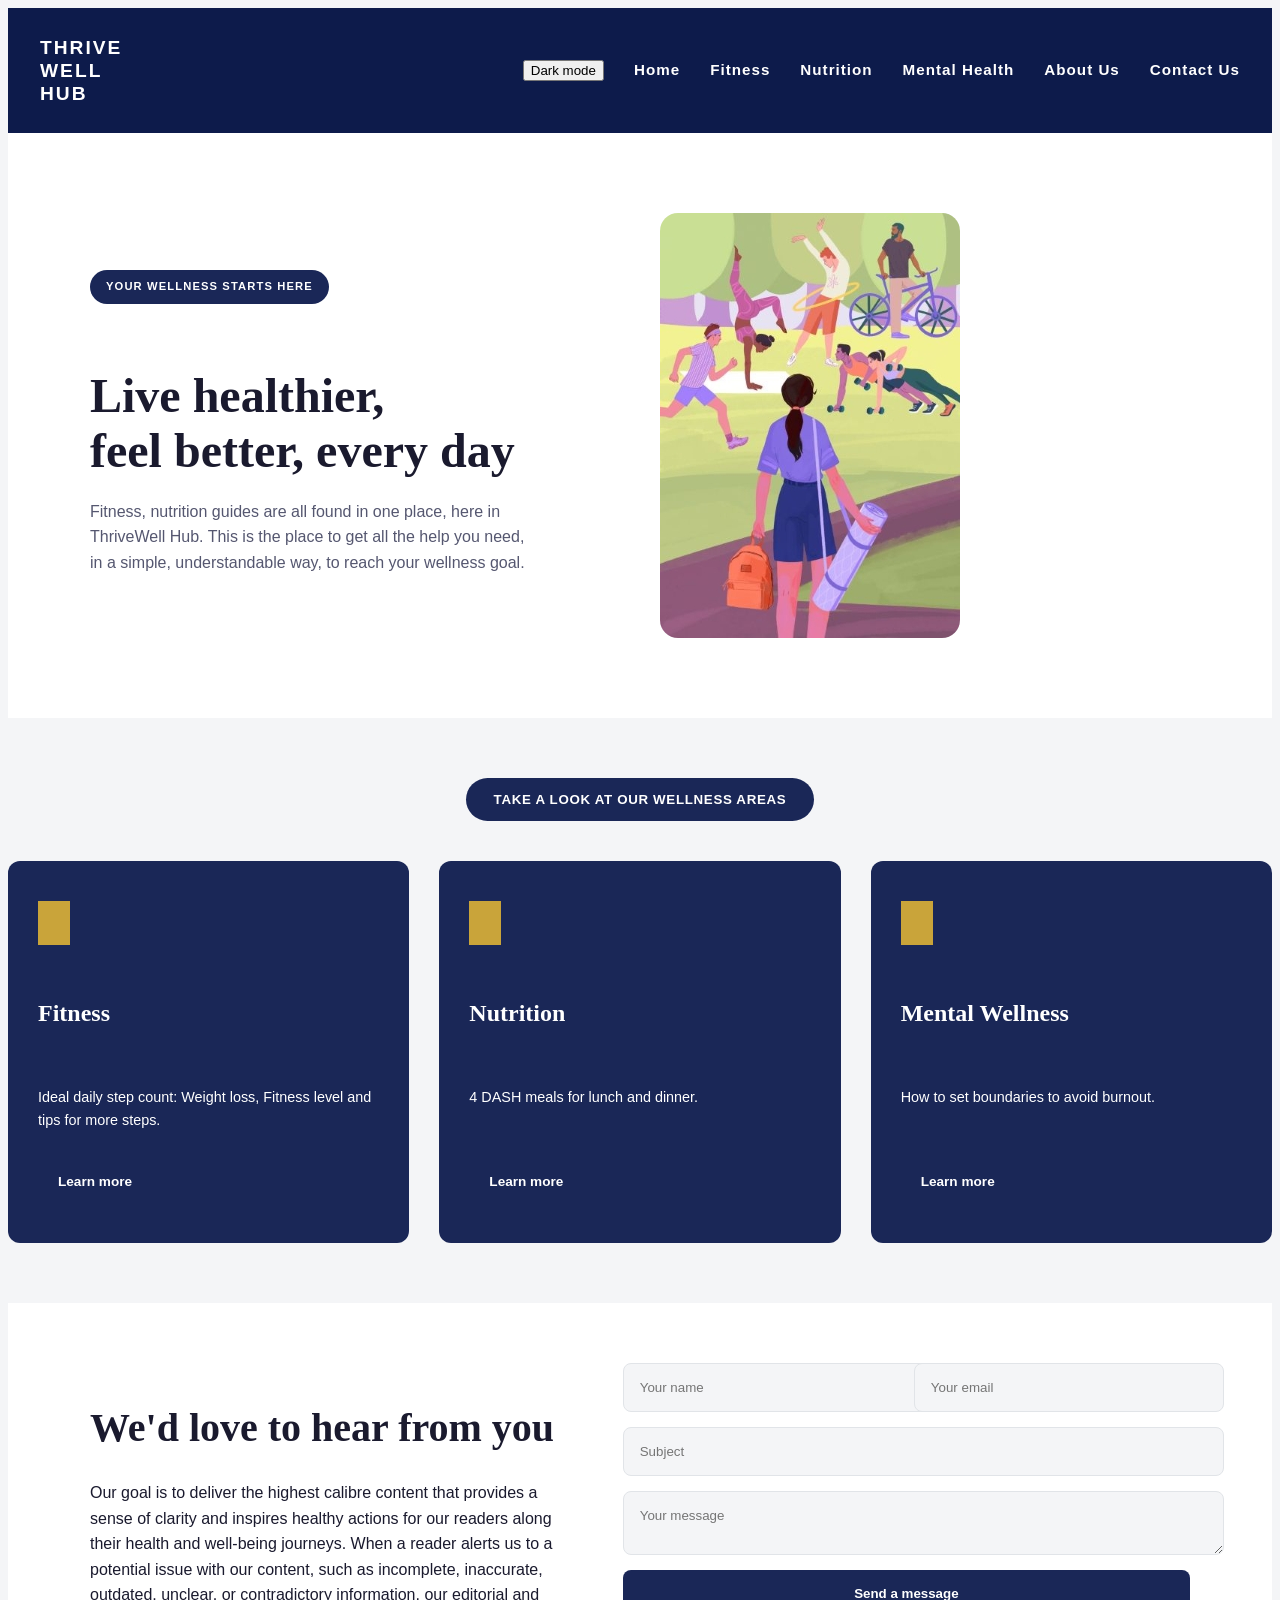
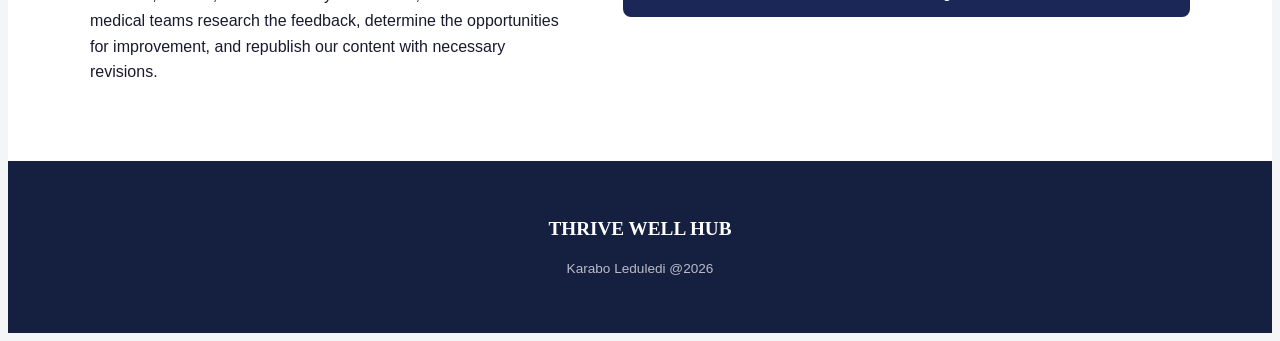
<file: index.html>
<!DOCTYPE html>
<html lang="en">
    <head>
        <meta charset="UTF-8">
        <meta name="viewport" content="width=device-width, initial-scale=1.0">
        <title>ThriveWell Hub</title>
        <link href="style.css" rel="stylesheet">
    </head>
    <body>
        <header>
            <div class="container">
                <div class="logo">
                    <h1>THRIVE<br>WELL<br>HUB</h1>
            </div>
            <div class="pages">
            <nav>
                <button id="dark-toggle" onclick="toggleDarkMode()">Dark mode</button>
                <a href="index.html">Home</a>
                <a href="fitness.html">Fitness</a>
                <a href="nutrition.html">Nutrition</a>
                <a href="mental.html">Mental Health</a>
                <a href="about.html">About Us</a>
                <a href="#contact">Contact Us</a>
            </nav>
            </div>
            </div>
        </header>
        <section class="hero">
            <div class="container">
                <div class="hero-text">
                    <p class="tagline">YOUR WELLNESS STARTS HERE</p>
                    <h1>Live healthier, <br>feel better, every day</h1>
                    <p class="description">Fitness, nutrition guides are all found in one place, here in ThriveWell Hub. This is the place to get all the help you need, in a simple, understandable way, to reach your wellness goal.</p>
                </div>
            <div class="hero-image">
                <img src="outdoor fitness activities.jpg" alt="People doing outdoor activities">

            </div>
            </div>
        </section>
        <section class="wellness-sections">
            <div class="wellness-header">
                <button class="wellness-btn">TAKE A LOOK AT OUR WELLNESS AREAS</button>
            </div>
            <div class="wellness-cards">

                <!--Card 1-->
                <div class="card">
                    <div class="card-icon"></div>
                    <h3>Fitness</h3>
                    <p>Ideal daily step count: Weight loss, Fitness level and tips for more steps.</p>
                    <a href="fitness.html" class="learn-btn">Learn more</a>            
                </div>
                <!--Card 2-->
                <div class="card">
                    <div class="card-icon"></div>
                    <h3>Nutrition</h3>
                    <p>4 DASH meals for lunch and dinner.</p>
                    <a href="nutrition.html" class="learn-btn">Learn more</a>            
                </div>
                <!--Card 3-->
                <div class="card">
                    <div class="card-icon"></div>
                    <h3>Mental Wellness</h3>
                    <p>How to set boundaries to avoid burnout.</p>
                    <a href="mental.html" class="learn-btn">Learn more</a>            
                </div>
            </div>
        </section>
        <section class="contact-section" id="contact">
            <div class="container">
                 <div class="contact-text">
                    <h2>We'd love to hear from you</h2>
                    <p>Our goal is to deliver the highest calibre content that 
                    provides a sense of clarity and inspires healthy actions 
                    for our readers along their health and well-being journeys. 
                    When a reader alerts us to a potential issue with our content, 
                    such as incomplete, inaccurate, outdated, unclear, or 
                    contradictory information, our editorial and medical teams 
                    research the feedback, determine the opportunities for 
                    improvement, and republish our content with necessary revisions.</p>
                </div>

                <div class="contact-form">
                    <div class="form-row">
                    <input type="text" placeholder="Your name">
                    <input type="email" placeholder="Your email">
                 </div>
                <input type="text" placeholder="Subject">
                <textarea placeholder="Your message"></textarea>
                <button class="send-btn">Send a message</button>
                </div>

             </div>
</section>
        <footer>
            <div>
                <div>
                    <h1>THRIVE WELL HUB</h1>
                </div>
                <div>
                    <p>Karabo Leduledi @2026</p>
                </div>
            </div>
        </footer>
        <script src="script.js"></script>
    </body>
</file>
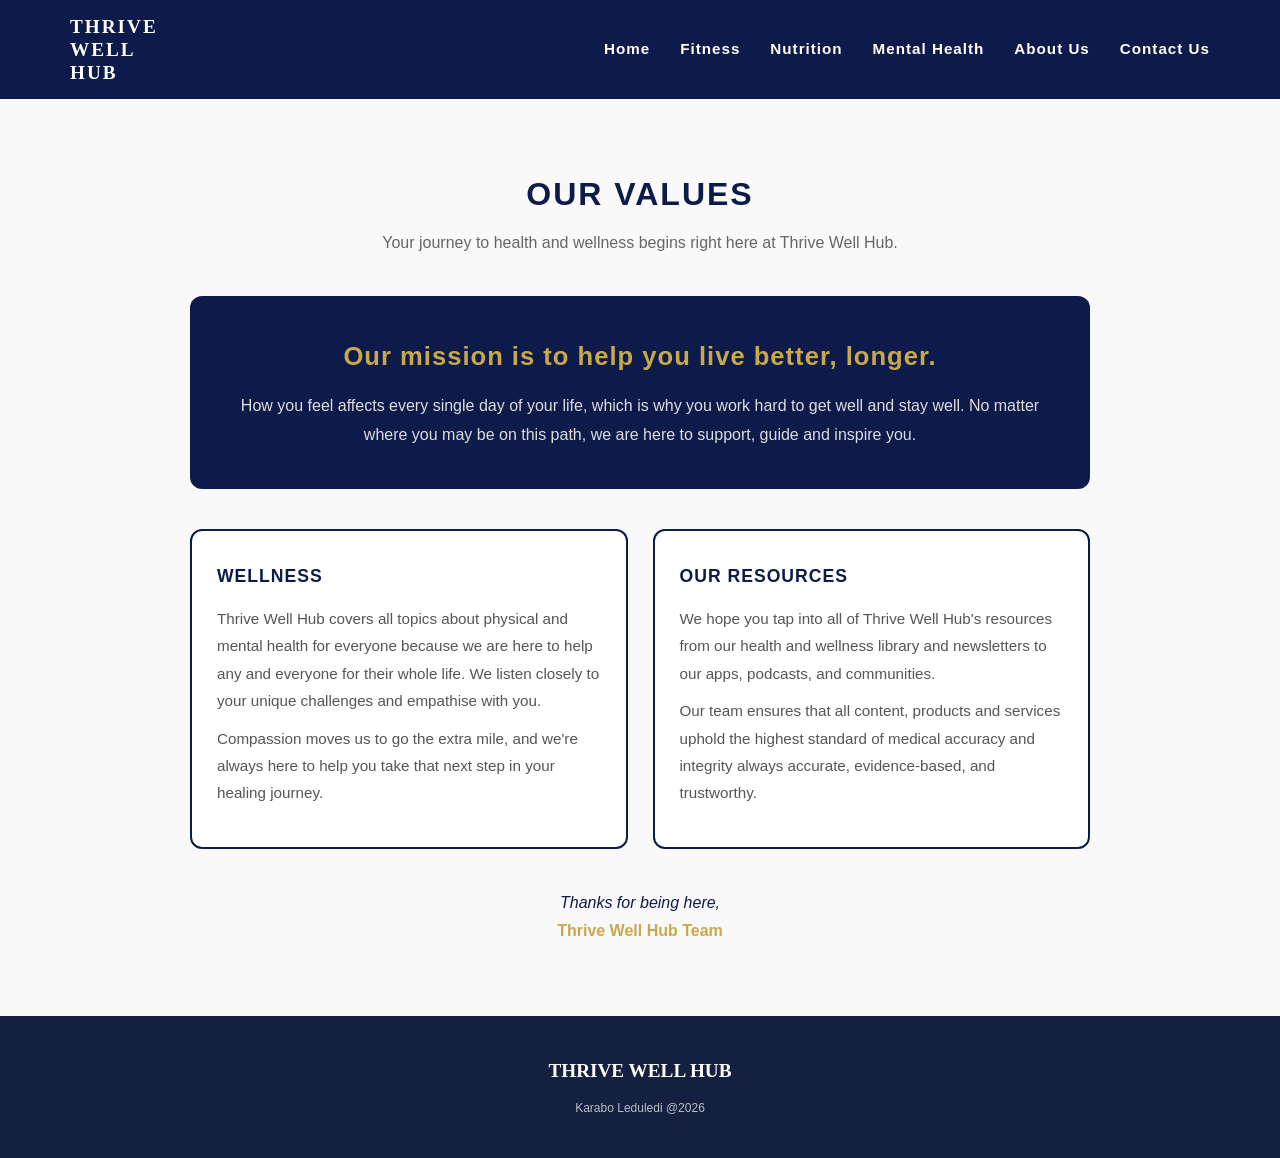
<file: about.html>
<!DOCTYPE html>
<html lang="en">
    <head>
        <meta charset="UTF-8">
        <meta name="viewport" content="width=device-width, initial-scale=1.0">
        <title>About us </title>
        <link href="styles.css" rel="stylesheet">

    </head>
    <body>
        <header>
            <div class="container">
                <div class="logo">
                    <h1>THRIVE<br>WELL<br> HUB</h1>
            </div>
            <nav>
                <a href="index.html">Home</a>
                <a href="fitness.html">Fitness</a>
                <a href="nutrition.html">Nutrition</a>
                <a href="mental.html">Mental Health</a>
                <a href="about.html">About Us</a>
                <a href="index.html#contact">Contact Us</a>

            </nav>
            </div>
        </header>
            <body>
<section class="our-values">
  <div class="container">

    <!-- INTRO -->
    <h2 class="section-title">Our Values</h2>
    <p class="section-subtitle">Your journey to health and wellness begins right here at Thrive Well Hub.</p>

    <!-- MISSION BANNER -->
    <div class="mission-banner">
      <h3>Our mission is to help you live better, longer.</h3>
      <p>How you feel affects every single day of your life, which is why you work hard to get well and stay well. No matter where you may be on this path, we are here to support, guide and inspire you.</p>
    </div>

    <!-- WELLNESS CONTENT -->
    <div class="about-content">

      <div class="about-card">
        <h3>Wellness</h3>
        <p>Thrive Well Hub covers all topics about physical and mental health for everyone because we are here to help any and everyone for their whole life. We listen closely to your unique challenges and empathise with you.</p>
        <p>Compassion moves us to go the extra mile, and we're always here to help you take that next step in your healing journey.</p>
      </div>

      <div class="about-card">
        <h3>Our Resources</h3>
        <p>We hope you tap into all of Thrive Well Hub's resources from our health and wellness library and newsletters to our apps, podcasts, and communities.</p>
        <p>Our team ensures that all content, products and services uphold the highest standard of medical accuracy and integrity always accurate, evidence-based, and trustworthy.</p>
      </div>

    </div>

    <div class="closing-message">
      <p>Thanks for being here,</p>
      <p><strong>Thrive Well Hub Team</strong></p>
    </div>

  </div>
</section>
            </body>
        <footer>
            <div>
                <div>
                    <h1>THRIVE WELL HUB</h1>
                </div>
                <div>
                    <p>Karabo Leduledi @2026</p>
                </div>
            </div>
        </footer>
        <script src="script.js"></script>
    </body>
</file>
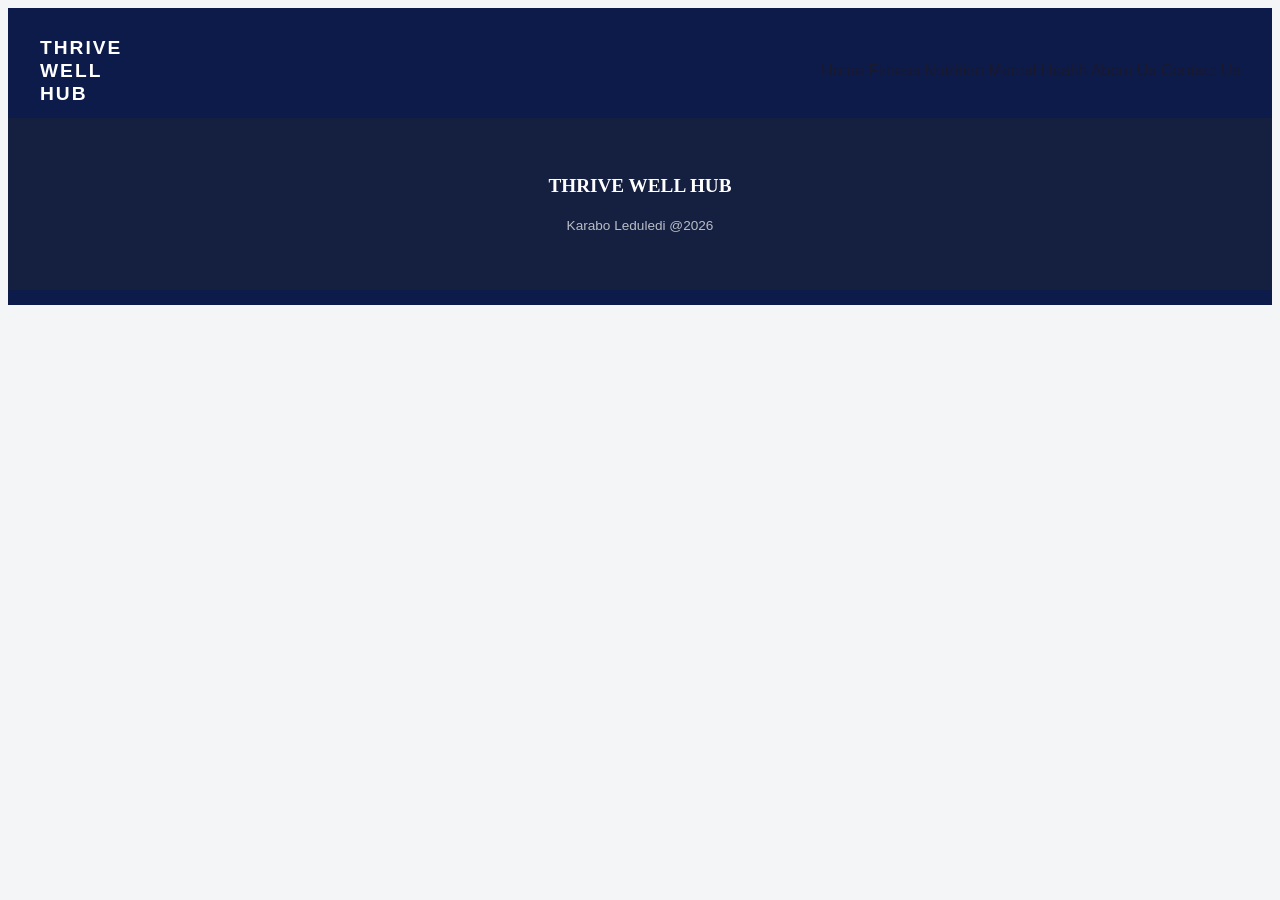
<file: contact.html>
<!DOCTYPE html>
<html lang="en">
    <head>
        <meta charset="UTF-8">
        <meta name="viewport" content="width=device-width, initial-scale=1.0">
        <title>Contact Us</title>
        <link href="style.css" rel="stylesheet">
       
    </head>
    <body>
        <header>
            <div class="container">
                <div class="logo">
                    <h1>THRIVE<br>WELL<br>HUB</h1>
            </div>
            <nav>
                <a href="index.html">Home</a>
                <a href="fitness.html">Fitness</a>
                <a href="nutrition.html">Nutrition</a>
                <a href="mental.html">Mental Health</a>
                <a href="about.html">About Us</a>
                <a href="contact.html">Contact Us</a>
            </nav>
            </div>
        <footer>
            <div>
                <div>
                    <h1>THRIVE WELL HUB</h1>
                </div>
                <div>
                    <p>Karabo Leduledi @2026</p>
                </div>
            </div>
        </footer>
        <script src="script.js"></script>
    </body>
</file>
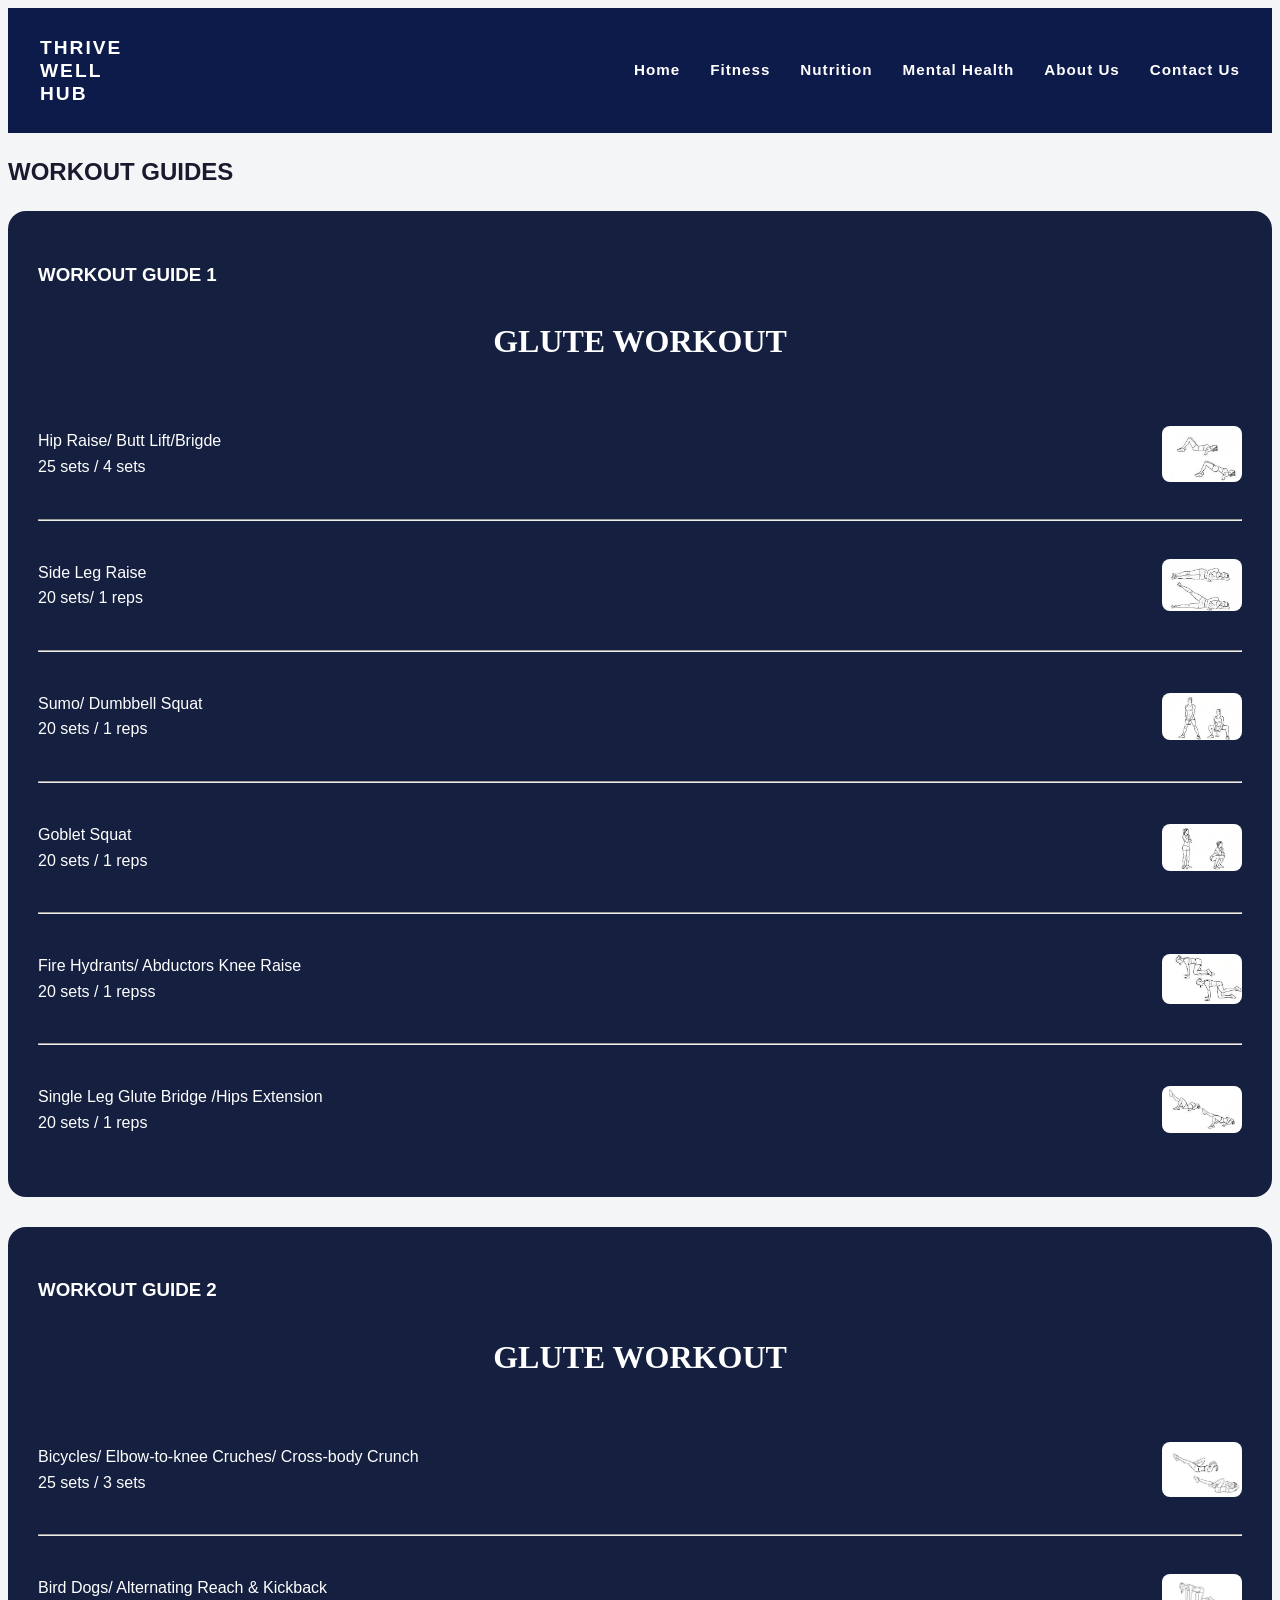
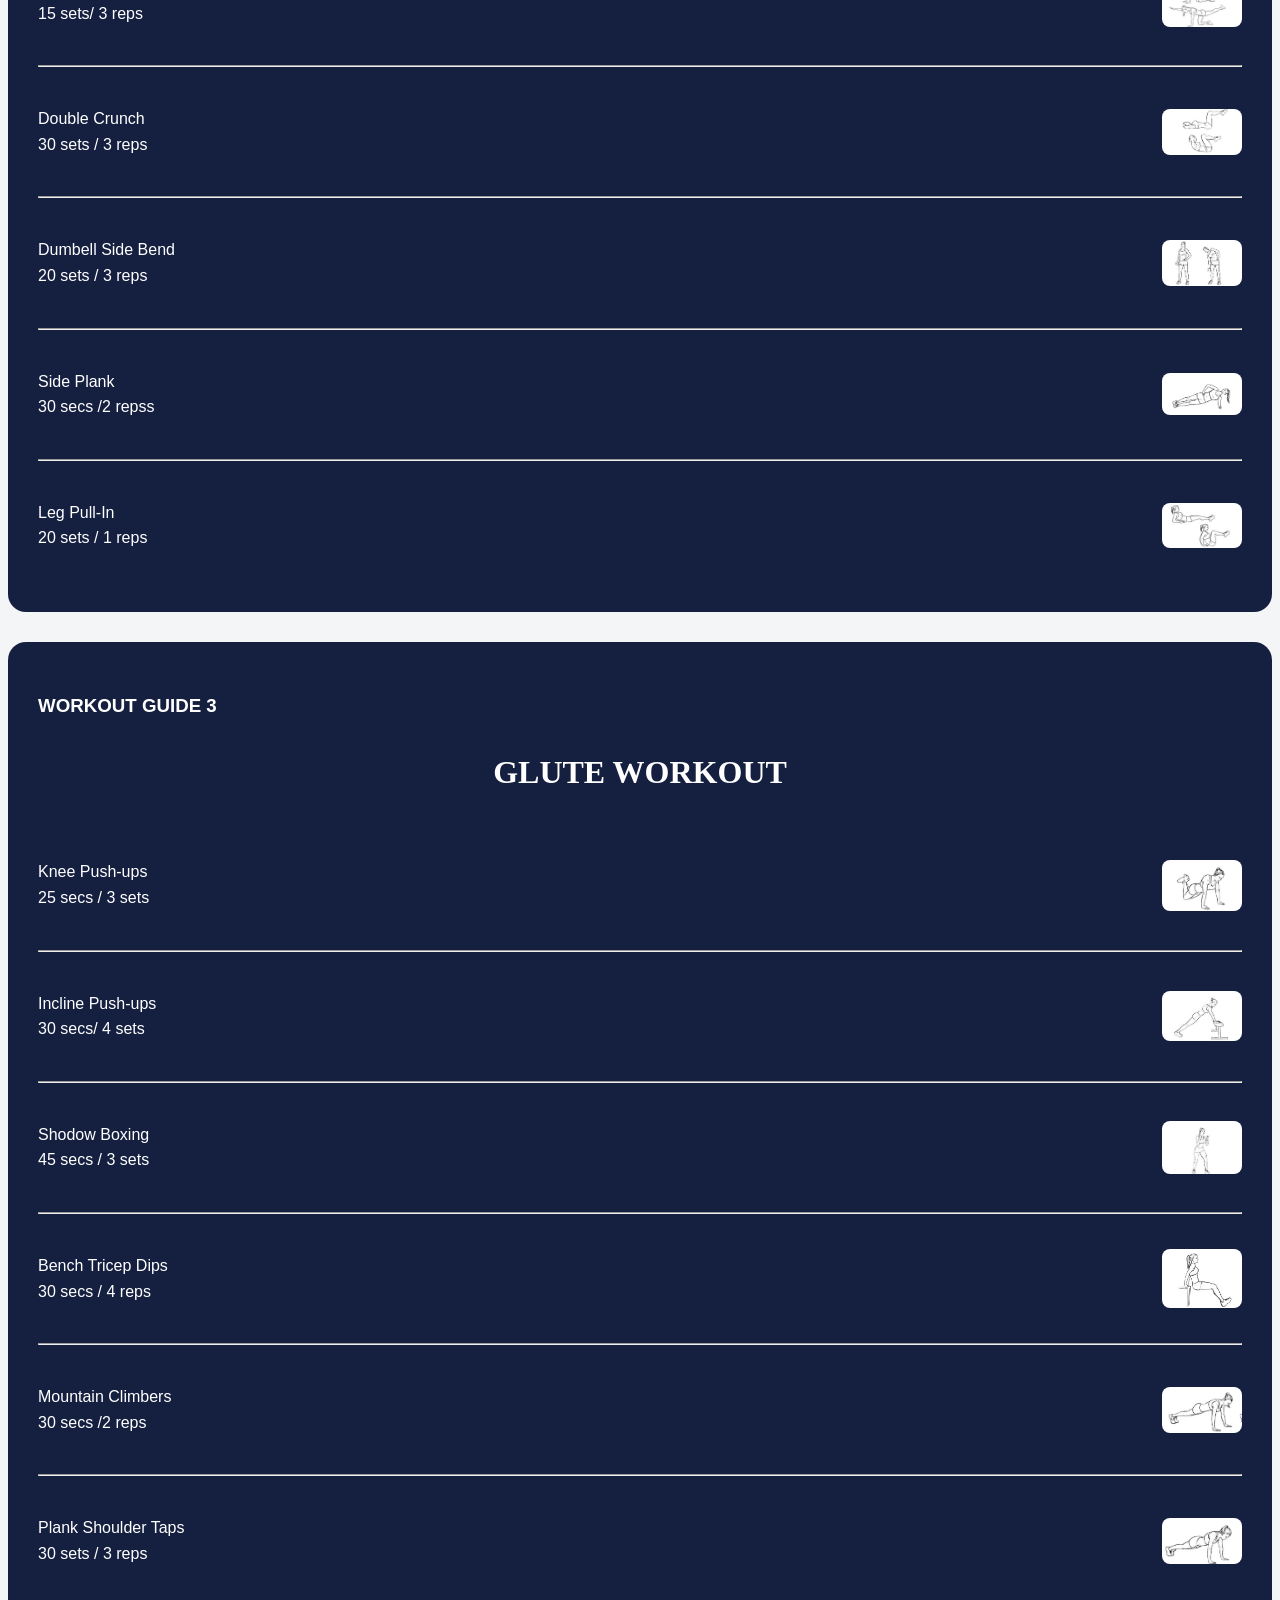
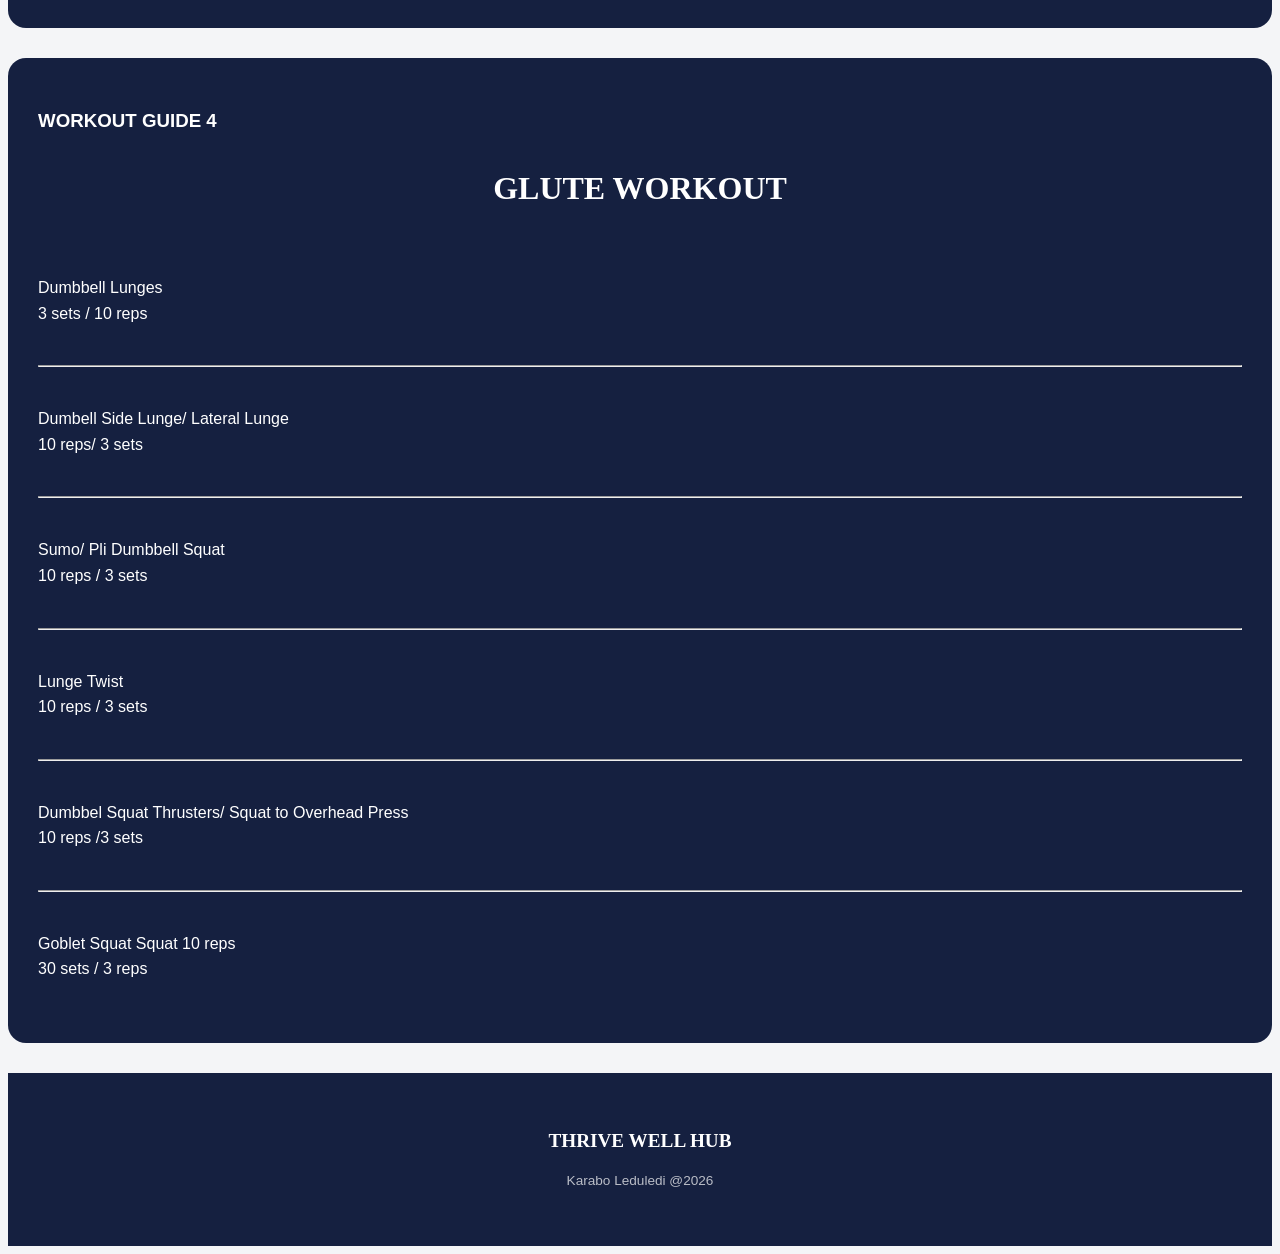
<file: fitness.html>
<!DOCTYPE html>
<html lang="en">
    <head>
        <meta charset="UTF-8">
        <meta name="viewport" content="width=device-width, initial-scale=1.0">
        <title>Fitness</title>
        <link href="style.css" rel="stylesheet">

    </head>
    <body>
        <header>
            <div class="container">
                <div class="logo">
                    <h1>THRIVE<br>WELL<br>HUB</h1>
            </div>
            <div class="pages">
            <nav>
                <a href="index.html">Home</a>
                <a href="fitness.html">Fitness</a>
                <a href="nutrition.html">Nutrition</a>
                <a href="mental.html">Mental Health</a>
                <a href="about.html">About Us</a>
                <a href="index.html#contact">Contact Us</a>
            </nav>
            </div>
            </div>
        </header>
        <section class="titile-bar">
            <h2>WORKOUT GUIDES</h2>
        </section>
        <section class="workout grid">
            <div class="workout-card">
                <h3>WORKOUT GUIDE 1</h3>
                <h2>GLUTE WORKOUT</h2>
                <div class="excrise">
                    <div>
                        <p>Hip Raise/ Butt Lift/Brigde <br>25 sets / 4 sets</p>
                    </div>
                    <img src="IMG_1592four.jpg" alt="Woman excrising">
                </div>
                <hr>
                <div class="excrise">
                    <div>
                        <p>Side Leg Raise<br>20 sets/ 1 reps</p>
                    </div>
                    <img src="IMG_1592seven.jpg" alt="Woman excrising">
                </div>
                <hr>
                <div class="excrise">
                    <div>
                        <p>Sumo/ Dumbbell Squat<br>20 sets / 1 reps</p>
                    </div>
                    <img src="IMG_1592five.jpg" alt="Woman excrising">
                </div>
                <hr>
                <div class="excrise">
                    <div>
                        <p>Goblet Squat<br>20 sets / 1 reps</p>
                    </div>
                    <img src="IMG_1592two.jpg" alt="Woman excrising">
                </div>
                <hr>
                <div class="excrise">
                    <div>
                        <p>Fire Hydrants/ Abductors Knee Raise<br>20 sets / 1 repss</p>
                    </div>
                    <img src="IMG_1592three.jpg" alt="Woman excrising">
                </div>
                <hr>
                <div class="excrise">
                    <div>
                        <p>Single Leg Glute Bridge /Hips Extension<br>20 sets / 1 reps</p>
                    </div>
                    <img src="IMG_1592one.jpg" alt="Woman excrising">
                </div>

            </div>
            <div class="workout-card">
                <h3>WORKOUT GUIDE 2</h3>
                <h2>GLUTE WORKOUT</h2>
                <div class="excrise">
                    <div>
                        <p>Bicycles/ Elbow-to-knee Cruches/ Cross-body Crunch<br>25 sets / 3 sets</p>
                    </div>
                    <img src="IMG_1617six.jpg">
                </div>
                <hr>
                <div class="excrise">
                    <div>
                        <p>Bird Dogs/ Alternating Reach & Kickback<br>15 sets/ 3 reps</p>
                    </div>
                    <img src="IMG_1618seven.jpg">
                </div>
                <hr>
                <div class="excrise">
                    <div>
                        <p>Double Crunch<br>30 sets / 3 reps</p>
                    </div>
                    <img src="IMG_1618eight.jpg">
                </div>
                <hr>
                <div class="excrise">
                    <div>
                        <p>Dumbell Side Bend<br>20 sets / 3 reps</p>
                    </div>
                    <img src="IMG_1618three.jpg">
                </div>
                <hr>
                <div class="excrise">
                    <div>
                        <p>Side Plank<br>30 secs /2 repss</p>
                    </div>
                    <img src="IMG_1618one.jpg">
                </div>
                <hr>
                <div class="excrise">
                    <div>
                        <p>Leg Pull-In <Knee-up></Knee-up><br>20 sets / 1 reps</p>
                    </div>
                    <img src="IMG_1618five.jpg">
                </div>

            </div>
            <div class="workout-card">
                <h3>WORKOUT GUIDE 3</h3>
                <h2>GLUTE WORKOUT</h2>
                <div class="excrise">
                    <div>
                        <p>Knee Push-ups<br>25 secs / 3 sets</p>
                    </div>
                    <img src="IMG_1610four.jpg" alt="Woman excrising">
                </div>
                <hr>
                <div class="excrise">
                    <div>
                        <p>Incline Push-ups<br>30 secs/ 4 sets</p>
                    </div>
                    <img src="IMG_1611six.jpg" alt="Woman excrising">
                </div>
                <hr>
                <div class="excrise">
                    <div>
                        <p>Shodow Boxing<br>45 secs / 3 sets</p>
                    </div>
                    <img src="IMG_1611Five.jpg" alt="Woman excrising">
                </div>
                <hr>
                <div class="excrise">
                    <div>
                        <p>Bench Tricep Dips<br>30 secs / 4 reps</p>
                    </div>
                    <img src="IMG_1611two.jpg" alt="Woman excrising">
                </div>
                <hr>
                <div class="excrise">
                    <div>
                        <p>Mountain Climbers<br>30 secs /2 reps</p>
                    </div>
                    <img src="IMG_1611three.jpg" alt="Woman excrising">
                </div>
                <hr>
                <div class="excrise">
                    <div>
                        <p>Plank Shoulder Taps<br>30 sets / 3 reps</p>
                    </div>
                    <img src="IMG_1611one.jpg" alt="Woman excrising">
                </div>

            </div>
            <div class="workout-card">
                <h3>WORKOUT GUIDE 4</h3>
                <h2>GLUTE WORKOUT</h2>
                <div class="excrise">
                    <div>
                        <p>Dumbbell Lunges<br>3 sets / 10 reps</p>
                    </div>
                    <img>
                </div>
                <hr>
                <div class="excrise">
                    <div>
                        <p>Dumbell Side Lunge/ Lateral Lunge<br>10 reps/ 3 sets</p>
                    </div>
                    <img>
                </div>
                <hr>
                <div class="excrise">
                    <div>
                        <p>Sumo/ Pli Dumbbell Squat<br>10 reps / 3 sets</p>
                    </div>
                    <img>
                </div>
                <hr>
                <div class="excrise">
                    <div>
                        <p>Lunge Twist<br>10 reps / 3 sets</p>
                    </div>
                    <img>
                </div>
                <hr>
                <div class="excrise">
                    <div>
                        <p>Dumbbel Squat Thrusters/ Squat to Overhead Press<br>10 reps /3 sets</p>
                    </div>
                    <img>
                </div>
                <hr>
                <div class="excrise">
                    <div>
                        <p>Goblet Squat Squat 10 reps<br>30 sets / 3 reps</p>
                    </div>
                    <img>
                </div>

            </div>


        </section>
        <footer>
            <div>
                <div>
                    <h1>THRIVE WELL HUB</h1>
                </div>
                <div>
                    <p>Karabo Leduledi @2026</p>
                </div>
            </div>
        </footer>
        <script src="script.js"></script>
    </body>
</file>
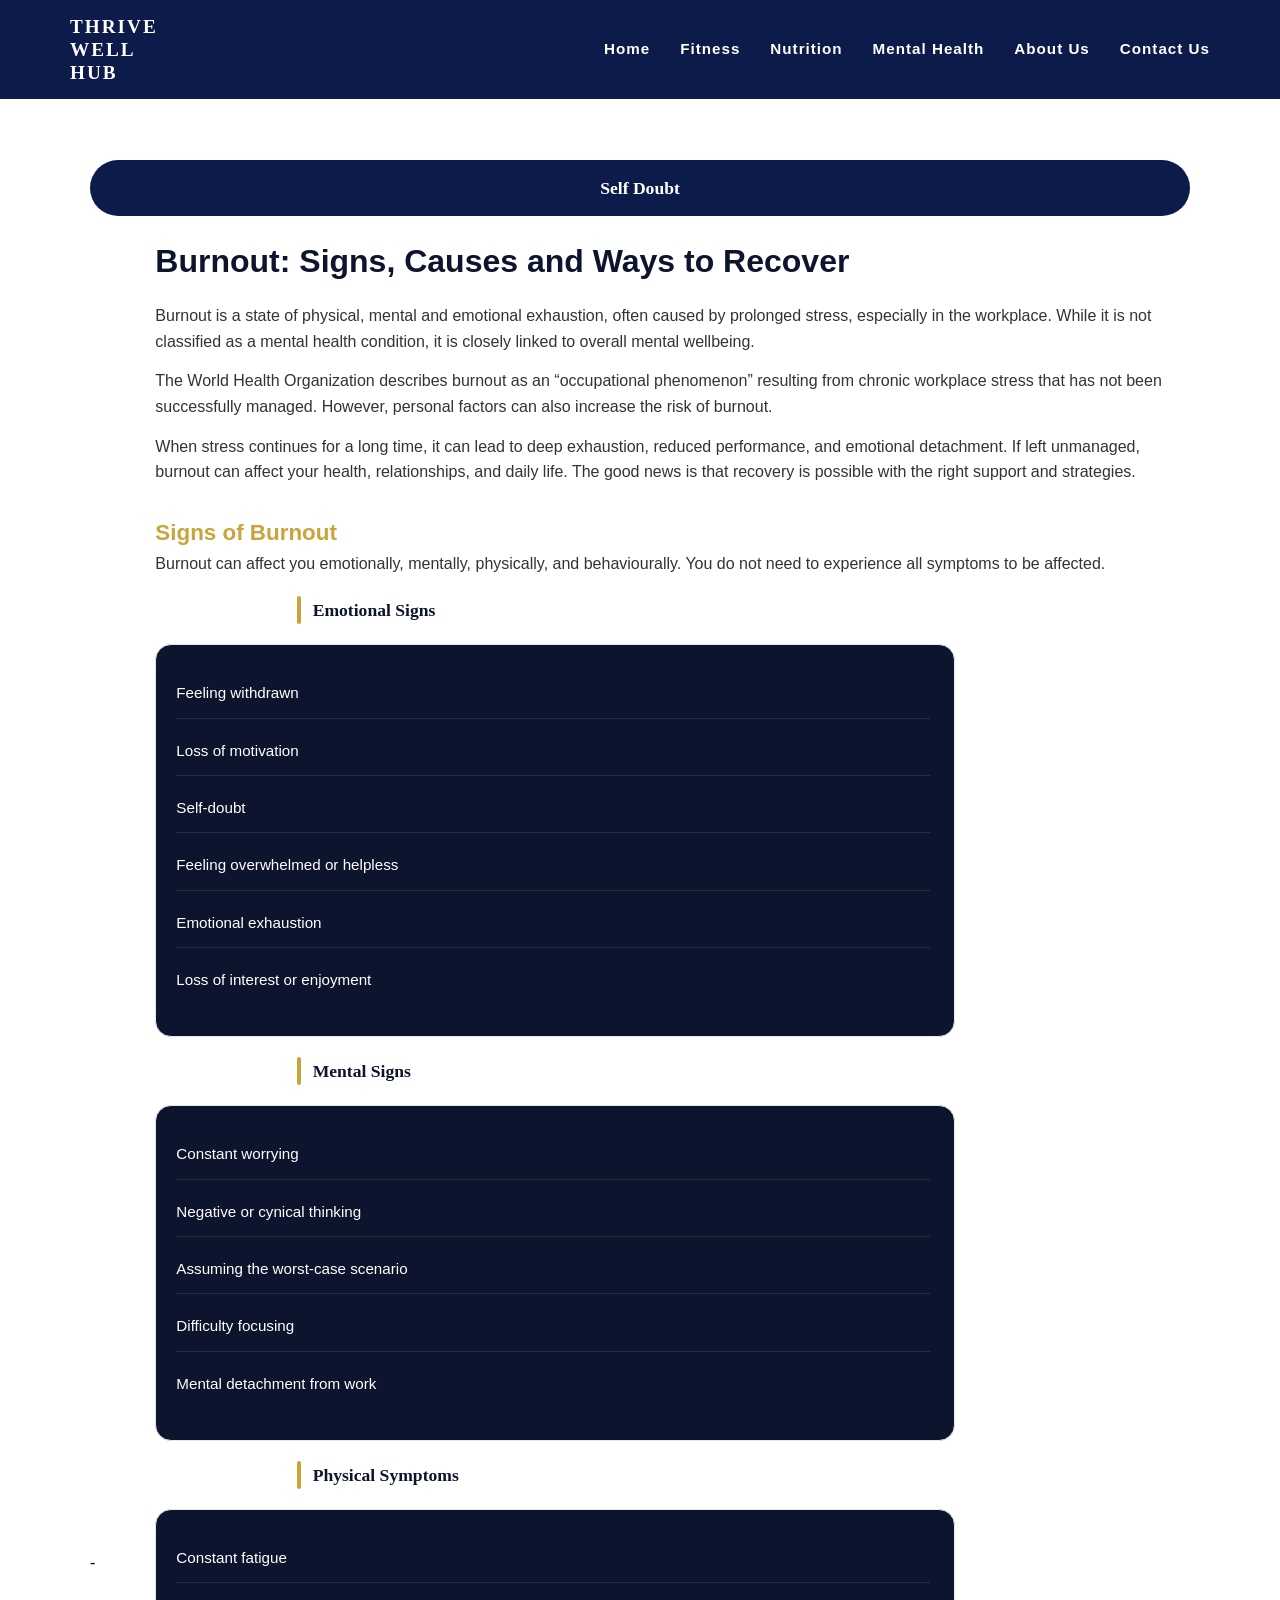
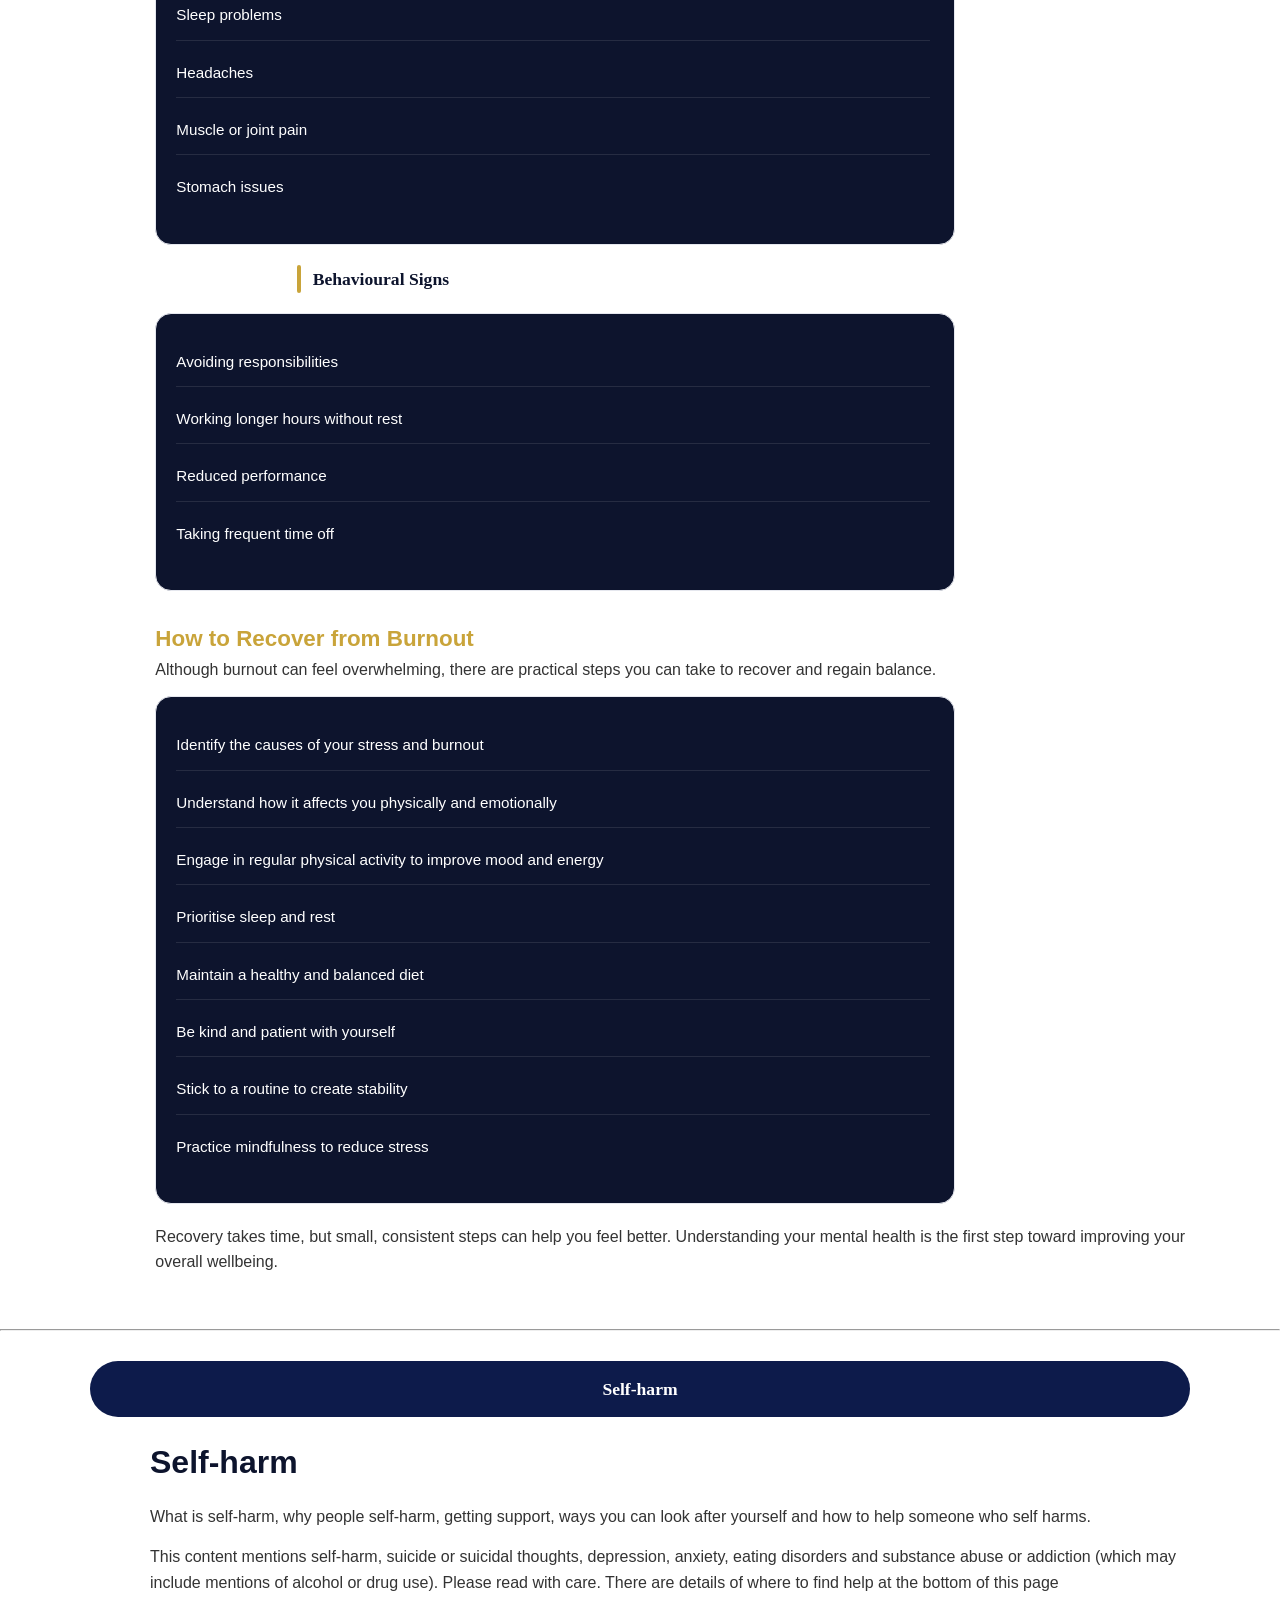
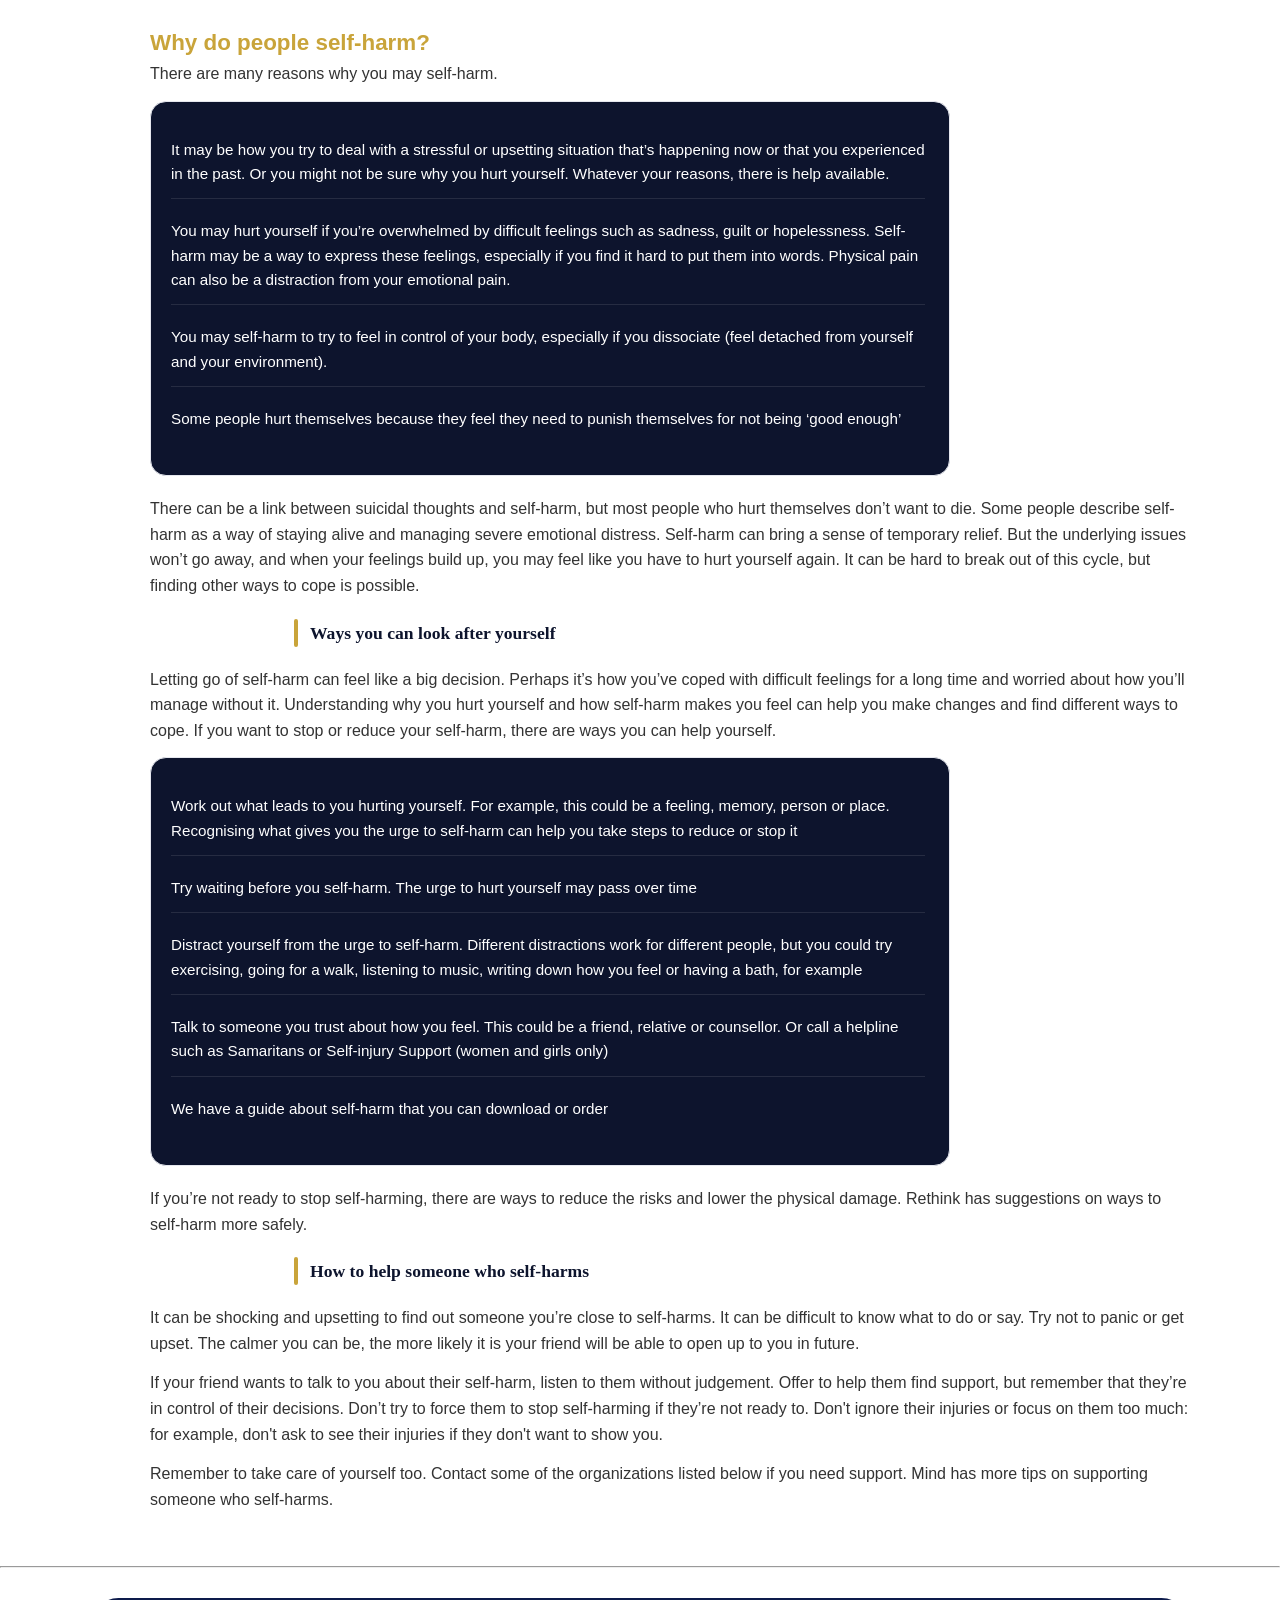
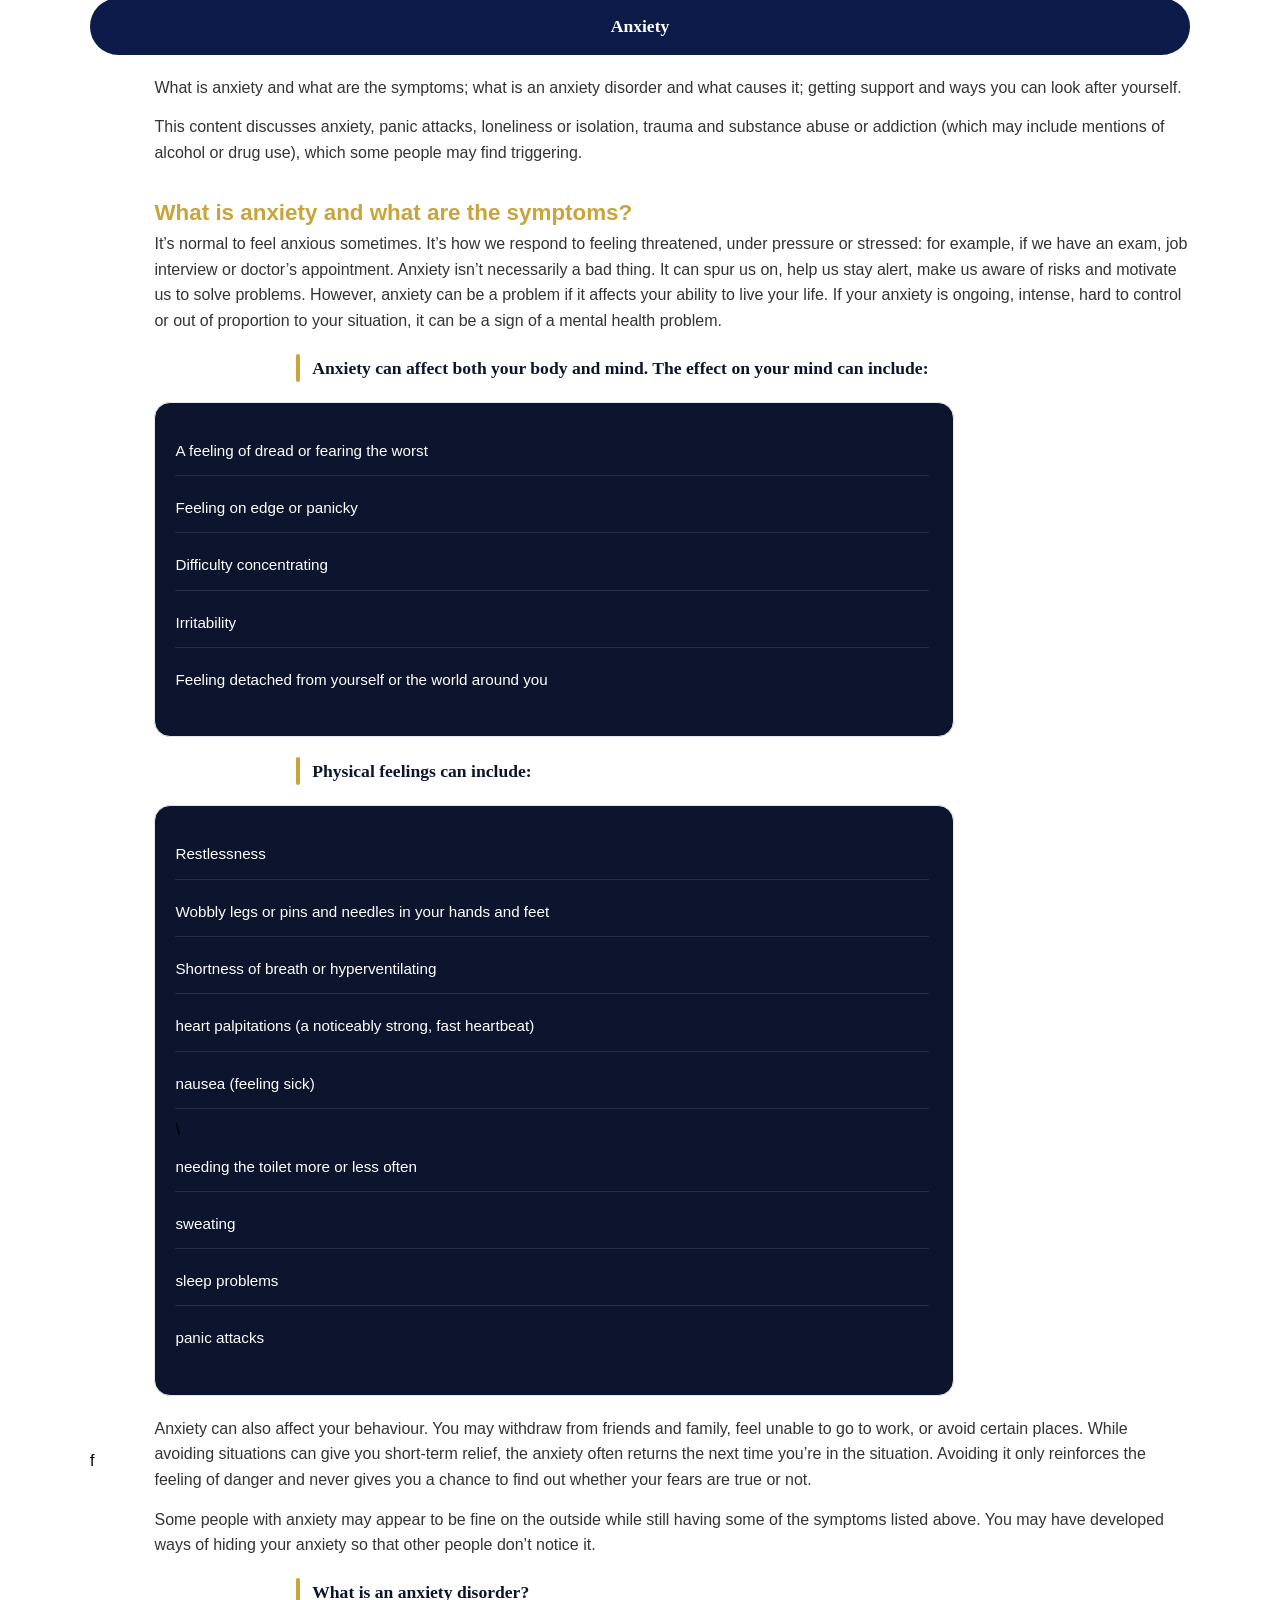
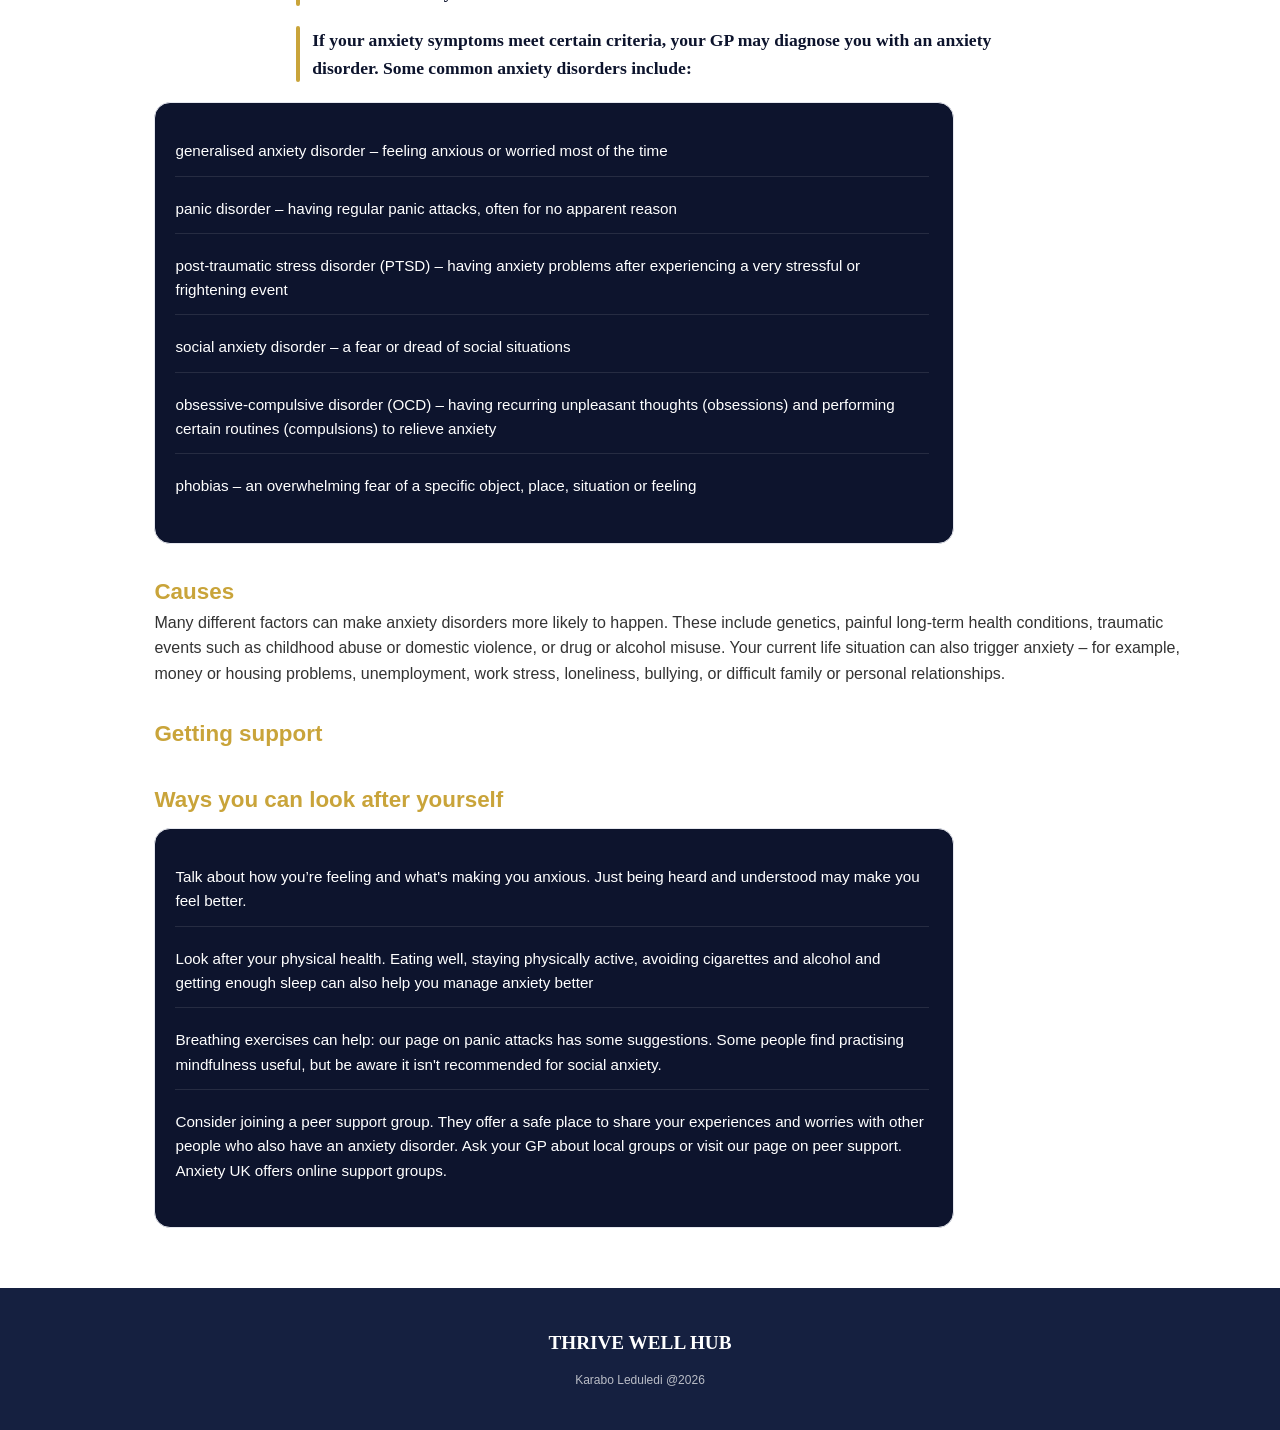
<file: mental.html>
<!DOCTYPE html>
<html lang="en">
    <head>
        <meta charset="UTF-8">
        <meta name="viewport" content="width=device-width, initial-scale=1.0">
        <title>Mental Health</title>
        <link href="styles.css" rel="stylesheet">

    </head>
    <body>
        <header>
            <div class="container">
                <div class="logo">
                    <h1>THRIVE<br> WELL<br>HUB</h1>
            </div>
            <nav>
                <a href="index.html">Home</a>
                <a href="fitness.html">Fitness</a>
                <a href="nutrition.html">Nutrition</a>
                <a href="mental.html">Mental Health</a>
                <a href="about.html">About Us</a>
                <a href="index.html#contact">Contact Us</a>

            </nav>
            </div>
        </header>
        <body>
            <section class="title-bar">
                <h2>Mental Health Topics</h2>
            </section>

            <section class="topic-section">

                <div class="topic-title">
                    <h3>Self Doubt</h3>
                </div>

                <div class="topic-content">
                    <div class="topic-image">
-                    </div>

                    <div class="topic-text">
                        <div class="article">
                            <h2>Burnout: Signs, Causes and Ways to Recover</h2>
                            <p>
                                Burnout is a state of physical, mental and emotional exhaustion, often caused by prolonged stress, especially in the workplace. While it is not classified as a mental health condition, it is closely linked to overall mental wellbeing.
                            </p>
                            <p>
                                The World Health Organization describes burnout as an “occupational phenomenon” resulting from chronic workplace stress that has not been successfully managed. However, personal factors can also increase the risk of burnout.
                            </p>
                            <p>
                                When stress continues for a long time, it can lead to deep exhaustion, reduced performance, and emotional detachment. If left unmanaged, burnout can affect your health, relationships, and daily life. The good news is that recovery is possible with the right support and strategies.
                            </p>
                            <h3>Signs of Burnout</h3>
                            <p>
                                Burnout can affect you emotionally, mentally, physically, and behaviourally. You do not need to experience all symptoms to be affected.
                            </p>
                            <h4>Emotional Signs</h4>
                            <ul>
                                <li>Feeling withdrawn</li>
                                <li>Loss of motivation</li>
                                <li>Self-doubt</li>
                                <li>Feeling overwhelmed or helpless</li>
                                <li>Emotional exhaustion</li>
                                <li>Loss of interest or enjoyment</li>
                            </ul>                       

                            <h4>Mental Signs</h4>
                            <ul>
                                <li>Constant worrying</li>
                                <li>Negative or cynical thinking</li>
                                <li>Assuming the worst-case scenario</li>
                                <li>Difficulty focusing</li>
                                <li>Mental detachment from work</li>
                            </ul>

                            <h4>Physical Symptoms</h4>
                            <ul>
                                <li>Constant fatigue</li>
                                <li>Sleep problems</li>
                                <li>Headaches</li>
                                <li>Muscle or joint pain</li>
                                <li>Stomach issues</li>
                            </ul>

                            <h4>Behavioural Signs</h4>
                            <ul>
                                <li>Avoiding responsibilities</li>
                                <li>Working longer hours without rest</li>
                                <li>Reduced performance</li>
                                <li>Taking frequent time off</li>
                            </ul>

                            <h3>How to Recover from Burnout</h3>
                            <p>
                                Although burnout can feel overwhelming, there are practical steps you can take to recover and regain balance.
                            </p>

                            <ul>
                                <li>Identify the causes of your stress and burnout</li>
                                <li>Understand how it affects you physically and emotionally</li>
                                <li>Engage in regular physical activity to improve mood and energy</li>
                                <li>Prioritise sleep and rest</li>
                                <li>Maintain a healthy and balanced diet</li>
                                <li>Be kind and patient with yourself</li>
                                <li>Stick to a routine to create stability</li>
                                <li>Practice mindfulness to reduce stress</li>
                            </ul>

                            <p>
                                Recovery takes time, but small, consistent steps can help you feel better. Understanding your mental health is the first step toward improving your overall wellbeing.
                            </p>
                        </div>
                    </div>
                </div>

            </section>

            <hr>
                        <section class="topic-section">

                <div class="topic-title">
                    <h3>Self-harm</h3>
                </div>

                <div class="topic-content">
                    <div class="topic-image">
                    </div>

                    <div class="topic-text">
                        <div class="article">
                            <h2>Self-harm</h2>
                            <p>What is self-harm, why people self-harm, getting support, ways you can look after yourself and how to help someone who self harms.
                            </p>
                            <p>
                               This content mentions self-harm, suicide or suicidal thoughts, depression, anxiety, eating disorders and substance abuse or addiction (which may include mentions of alcohol or drug use). Please read with care. There are details of where to find help at the bottom of this page
                            </p>
                            <h3>Why do people self-harm?</h3>
                            <p>There are many reasons why you may self-harm. 
                            </p>
                            <ul>
                                <li>It may be how you try to deal with a stressful or upsetting situation that’s happening now or that you experienced in the past. Or you might not be sure why you hurt yourself. Whatever your reasons, there is help available.</li>
                                <li>You may hurt yourself if you’re overwhelmed by difficult feelings such as sadness, guilt or hopelessness. Self-harm may be a way to express these feelings, especially if you find it hard to put them into words. Physical pain can also be a distraction from your emotional pain.</li>
                                <li>You may self-harm to try to feel in control of your body, especially if you dissociate (feel detached from yourself and your environment).</li>
                                <li>Some people hurt themselves because they feel they need to punish themselves for not being ‘good enough’</li>
                            </ul> 
                            <p>There can be a link between suicidal thoughts and self-harm, but most people who hurt themselves don’t want to die. Some people describe self-harm as a way of staying alive and managing severe emotional distress.
Self-harm can bring a sense of temporary relief. But the underlying issues won’t go away, and when your feelings build up, you may feel like you have to hurt yourself again. It can be hard to break out of this cycle, but finding other ways to cope is possible.
</p>
                            <h4>Ways you can look after yourself</h4>
                            <p>Letting go of self-harm can feel like a big decision. Perhaps it’s how you’ve coped with difficult feelings for a long time and worried about how you’ll manage without it. Understanding why you hurt yourself and how self-harm makes you feel can help you make changes and find different ways to cope. If you want to stop or reduce your self-harm, there are ways you can help yourself.</p>

                            <ul>
                                <li>Work out what leads to you hurting yourself. For example, this could be a feeling, memory, person or place. Recognising what gives you the urge to self-harm can help you take steps to reduce or stop it</li>
                                <li>Try waiting before you self-harm. The urge to hurt yourself may pass over time
                                <li>Distract yourself from the urge to self-harm. Different distractions work for different people, but you could try exercising, going for a walk, listening to music, writing down how you feel or having a bath, for example
                                <li>Talk to someone you trust about how you feel. This could be a friend, relative or counsellor. Or call a helpline such as Samaritans or Self-injury Support (women and girls only)
                                <li>We have a guide about self-harm that you can download or order
                            </ul>
                            <p>If you’re not ready to stop self-harming, there are ways to reduce the risks and lower the physical damage. Rethink has suggestions on ways to self-harm more safely.</p>

                            <h4>How to help someone who self-harms</h4>
                            <p>It can be shocking and upsetting to find out someone you’re close to self-harms. It can be difficult to know what to do or say. Try not to panic or get upset. The calmer you can be, the more likely it is your friend will be able to open up to you in future.</p>
                            <p>If your friend wants to talk to you about their self-harm, listen to them without judgement. Offer to help them find support, but remember that they’re in control of their decisions. Don’t try to force them to stop self-harming if they’re not ready to. Don't ignore their injuries or focus on them too much: for example, don't ask to see their injuries if they don't want to show you.</p>
                            <p>Remember to take care of yourself too. Contact some of the organizations listed below if you need support. Mind has more tips on supporting someone who self-harms.</p>
                        </div>
                    </div>
                </div>

            </section>
            <hr>
                <div class="topic-title">
                    <h3>Anxiety</h3>
                </div>
                <div class="topic-content">
                    <div class="topic-image">
f                    </div>

                    <div class="topic-text">
                        <div class="article">
                           <p>
                                What is anxiety and what are the symptoms; what is an anxiety disorder and what causes it; getting support and ways you can look after yourself.
                            </p>
                            <p>
                                This content discusses anxiety, panic attacks, loneliness or isolation, trauma and substance abuse or addiction (which may include mentions of alcohol or drug use), which some people may find triggering.
                            </p>
                            <h3>What is anxiety and what are the symptoms?</h3>
                            <p>
                                It’s normal to feel anxious sometimes. It’s how we respond to feeling threatened, under pressure or stressed: for example, if we have an exam, job interview or doctor’s appointment. Anxiety isn’t necessarily a bad thing. It can spur us on, help us stay alert, make us aware of risks and motivate us to solve problems. However, anxiety can be a problem if it affects your ability to live your life. If your anxiety is ongoing, intense, hard to control or out of proportion to your situation, it can be a sign of a mental health problem.
                            </p>
                            <h4>Anxiety can affect both your body and mind. The effect on your mind can include:</h4>
                            <ul>
                                <li>A feeling of dread or fearing the worst</li>
                                <li>Feeling on edge or panicky</li>
                                <li>Difficulty concentrating</li>
                                <li>Irritability</li>
                                <li>Feeling detached from yourself or the world around you</li>
                            </ul>                       

                            <h4>Physical feelings can include:</h4>
                            <ul>
                                <li>Restlessness</li>
                                <li>Wobbly legs or pins and needles in your hands and feet</li>
                                <li>Shortness of breath or hyperventilating</li>
                                <li>heart palpitations (a noticeably strong, fast heartbeat)</li>
                                <li>nausea (feeling sick)</li>\
                                <li>needing the toilet more or less often</li>
                                <li>sweating</li>
                                <li>sleep problems</li>
                                <li>panic attacks</li>
                            </ul>
                            <p>Anxiety can also affect your behaviour. You may withdraw from friends and family, feel unable to go to work, or avoid certain places. While avoiding situations can give you short-term relief, the anxiety often returns the next time you’re in the situation. Avoiding it only reinforces the feeling of danger and never gives you a chance to find out whether your fears are true or not.</p>
                            <p>Some people with anxiety may appear to be fine on the outside while still having some of the symptoms listed above. You may have developed ways of hiding your anxiety so that other people don’t notice it.</p>
                            <h4>What is an anxiety disorder?</h4>
                            <h4>If your anxiety symptoms meet certain criteria, your GP may diagnose you with an anxiety disorder. Some common anxiety disorders include:</h4>
                            <ul>
                                <li>generalised anxiety disorder – feeling anxious or worried most of the time</li>
                                <li>panic disorder – having regular panic attacks, often for no apparent reason</li>
                                <li>post-traumatic stress disorder (PTSD) – having anxiety problems after experiencing a very stressful or frightening event</li>
                                <li>social anxiety disorder – a fear or dread of social situations</li>
                                <li>obsessive-compulsive disorder (OCD) – having recurring unpleasant thoughts (obsessions) and performing certain routines (compulsions) to relieve anxiety</li>
                                <li>phobias – an overwhelming fear of a specific object, place, situation or feeling</li>
                            </ul>
                            <h3>Causes</h3>
                            <p>Many different factors can make anxiety disorders more likely to happen. These include genetics, painful long-term health conditions, traumatic events such as childhood abuse or domestic violence, or drug or alcohol misuse. Your current life situation can also trigger anxiety – for example, money or housing problems, unemployment, work stress, loneliness, bullying, or difficult family or personal relationships.</p>
                            <h3>Getting support</h3>
                            <h3>Ways you can look after yourself</h3>
                            <ul>
                                <li>Talk about how you’re feeling and what's making you anxious. Just being heard and understood may make you feel better. </li>
                                <li>Look after your physical health. Eating well, staying physically active, avoiding cigarettes and alcohol and getting enough sleep can also help you manage anxiety better</li>
                                <li>Breathing exercises can help: our page on panic attacks has some suggestions. Some people find practising mindfulness useful, but be aware it isn't recommended for social anxiety.</li>
                                <li>Consider joining a peer support group. They offer a safe place to share your experiences and worries with other people who also have an anxiety disorder. Ask your GP about local groups or visit our page on peer support. Anxiety UK offers online support groups.</li>
                            </div>
                    </div>
                </div>

            </section>


        </body>
        <footer>
            <div>
                <div>
                    <h1>THRIVE WELL HUB</h1>
                </div>
                <div>
                    <p>Karabo Leduledi @2026</p>
                </div>
            </div>
        </footer>
        <script src="script.js"></script>
    </body>
</file>
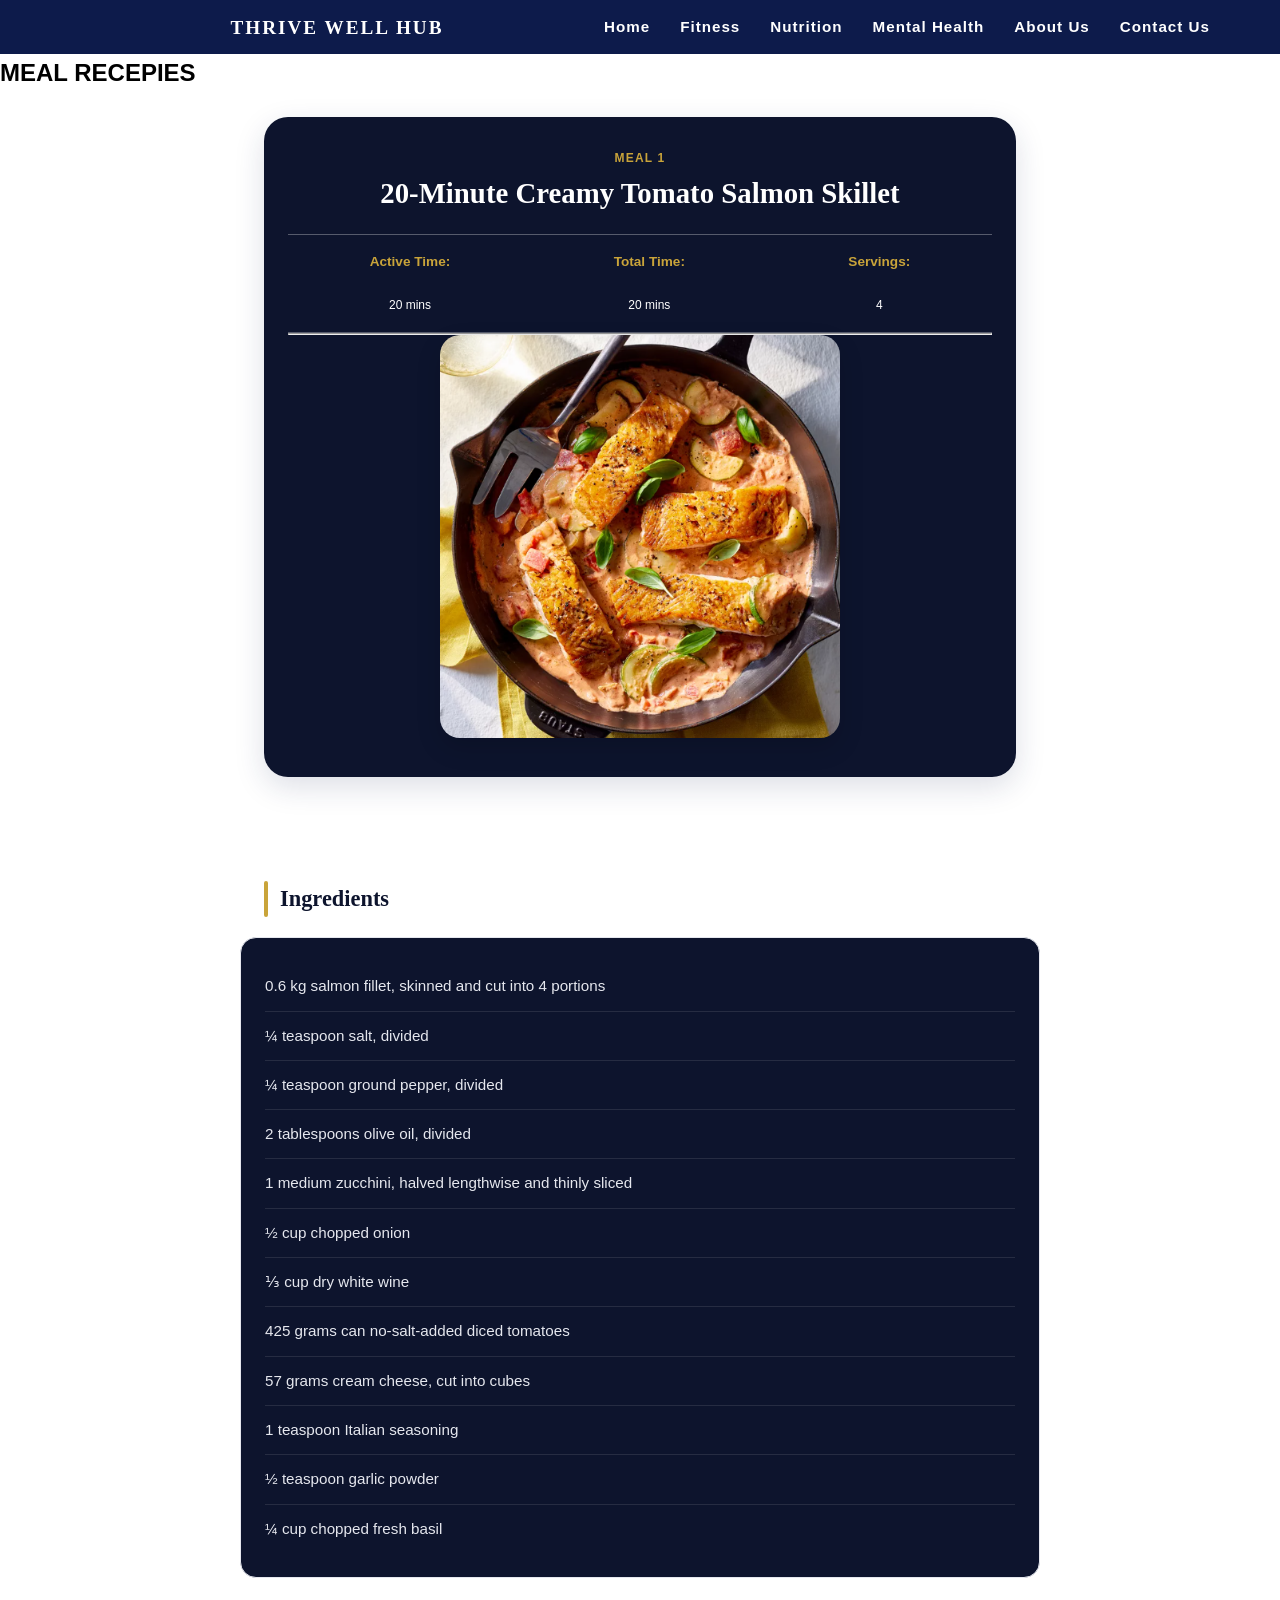
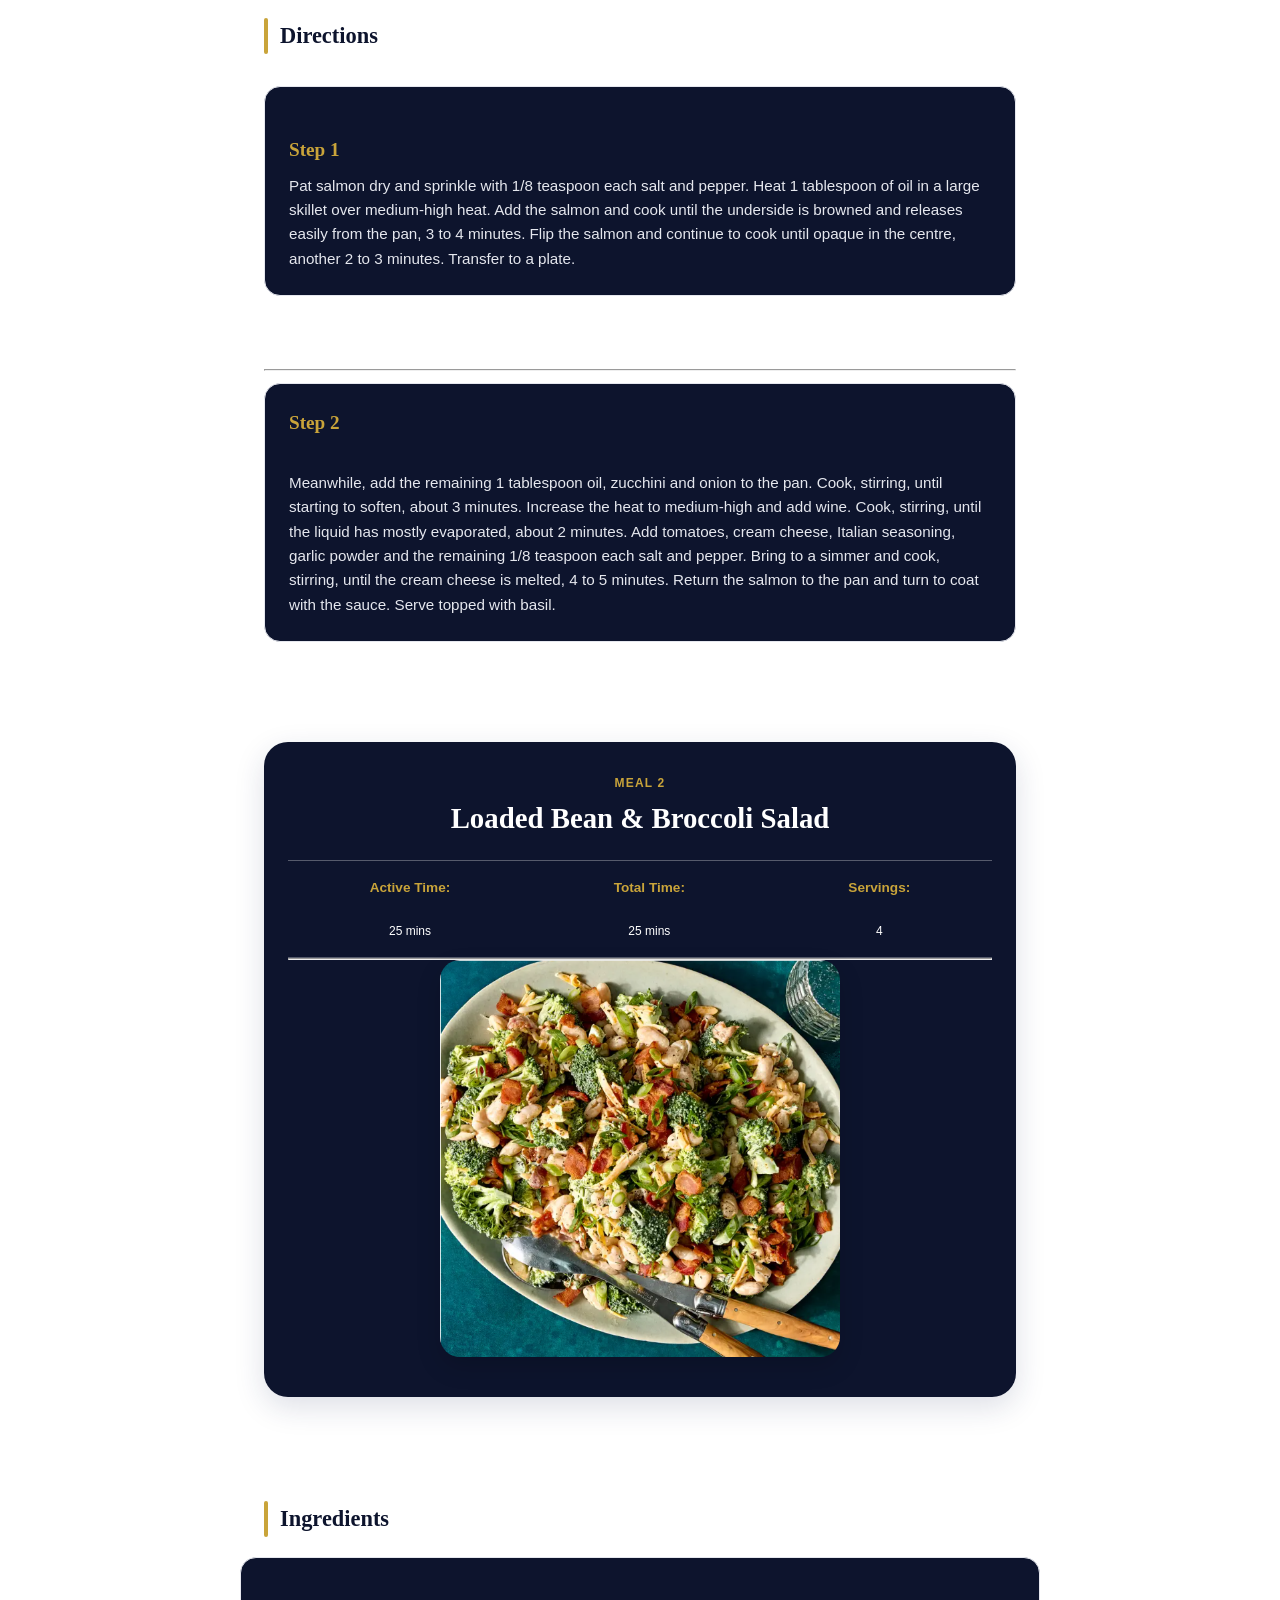
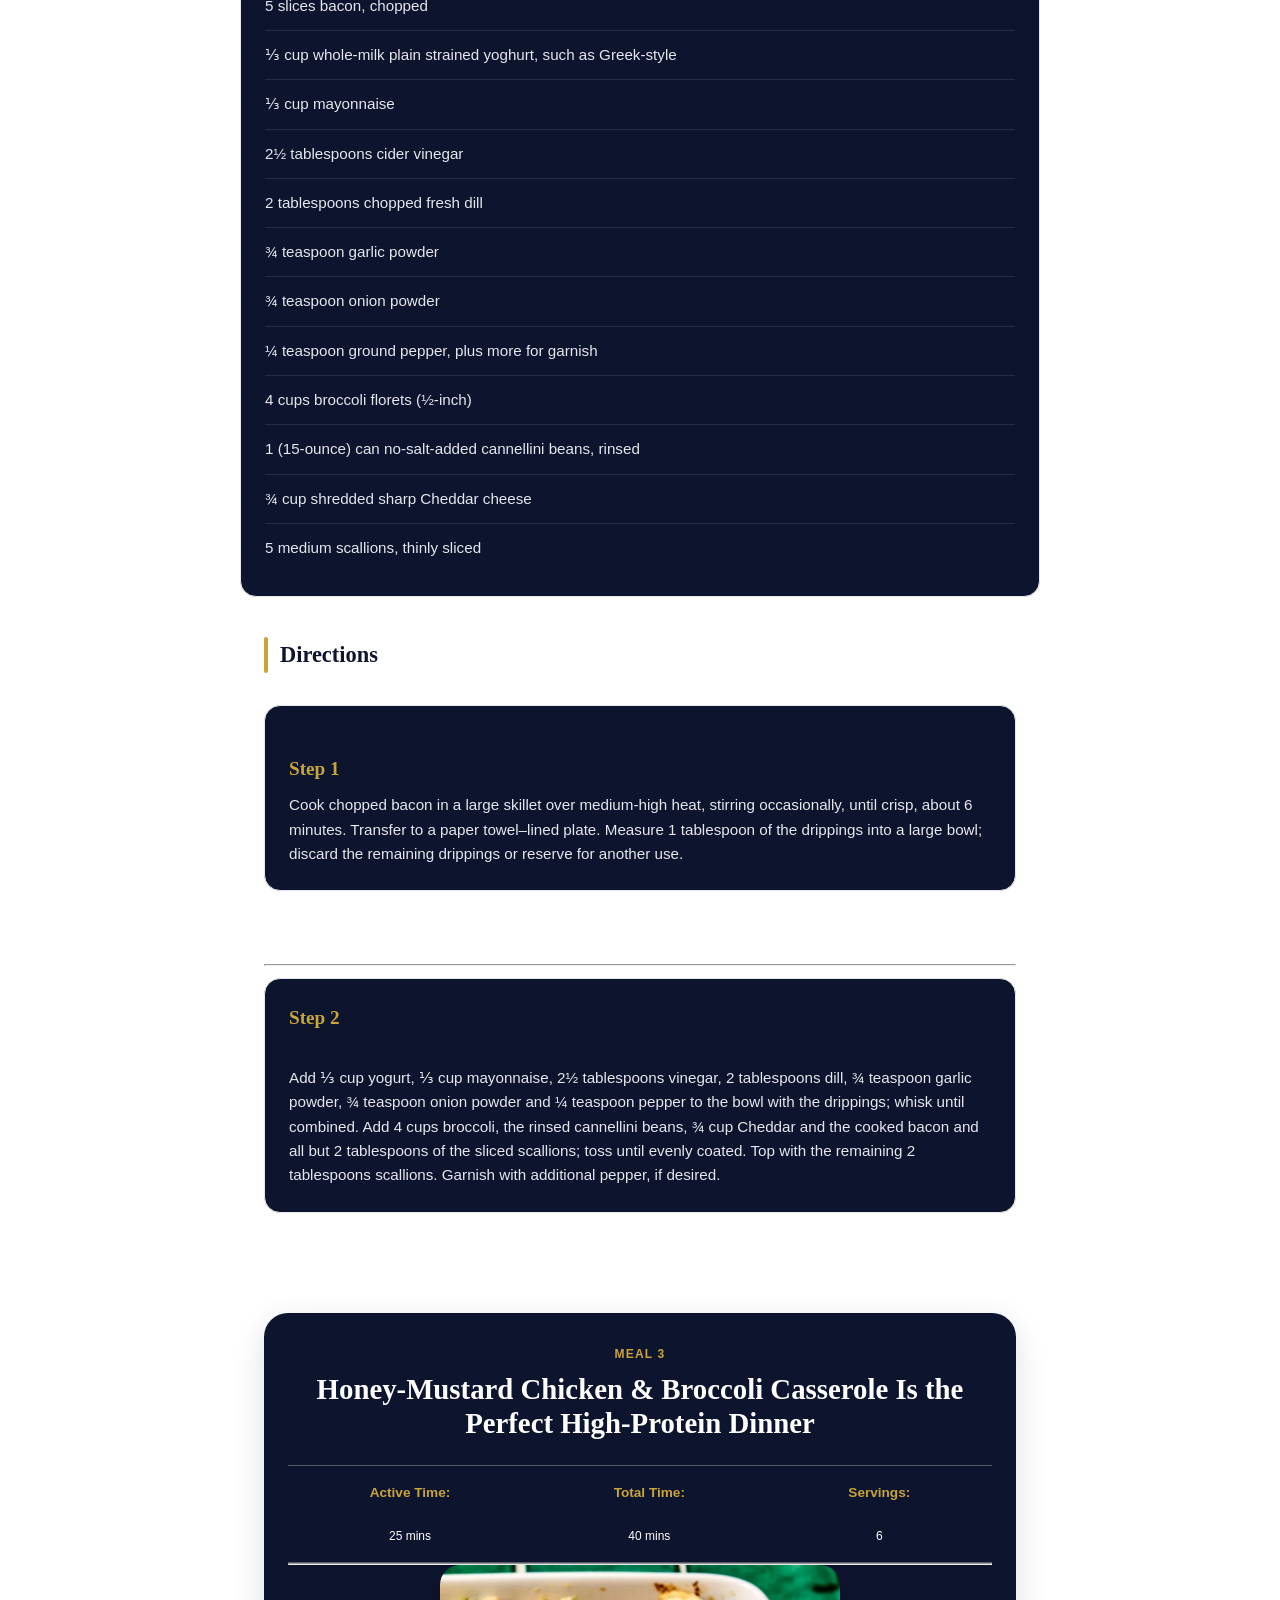
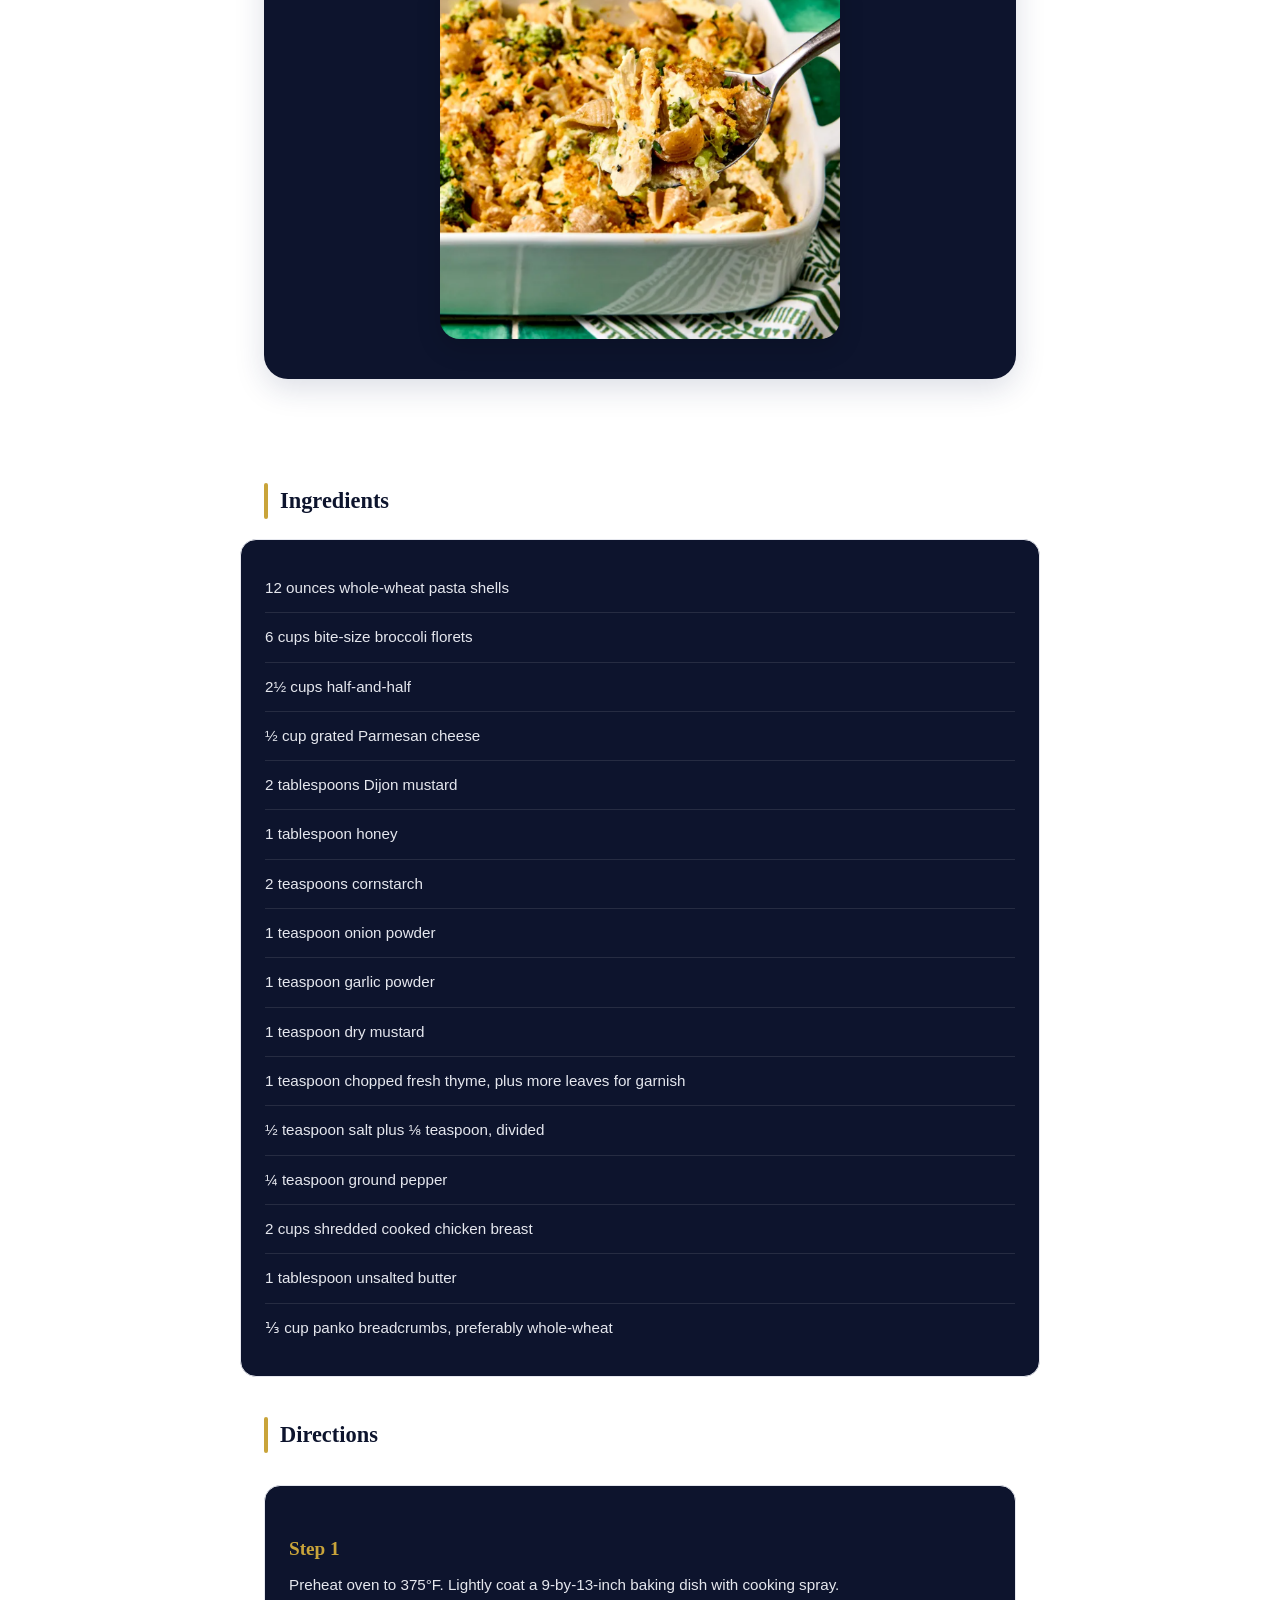
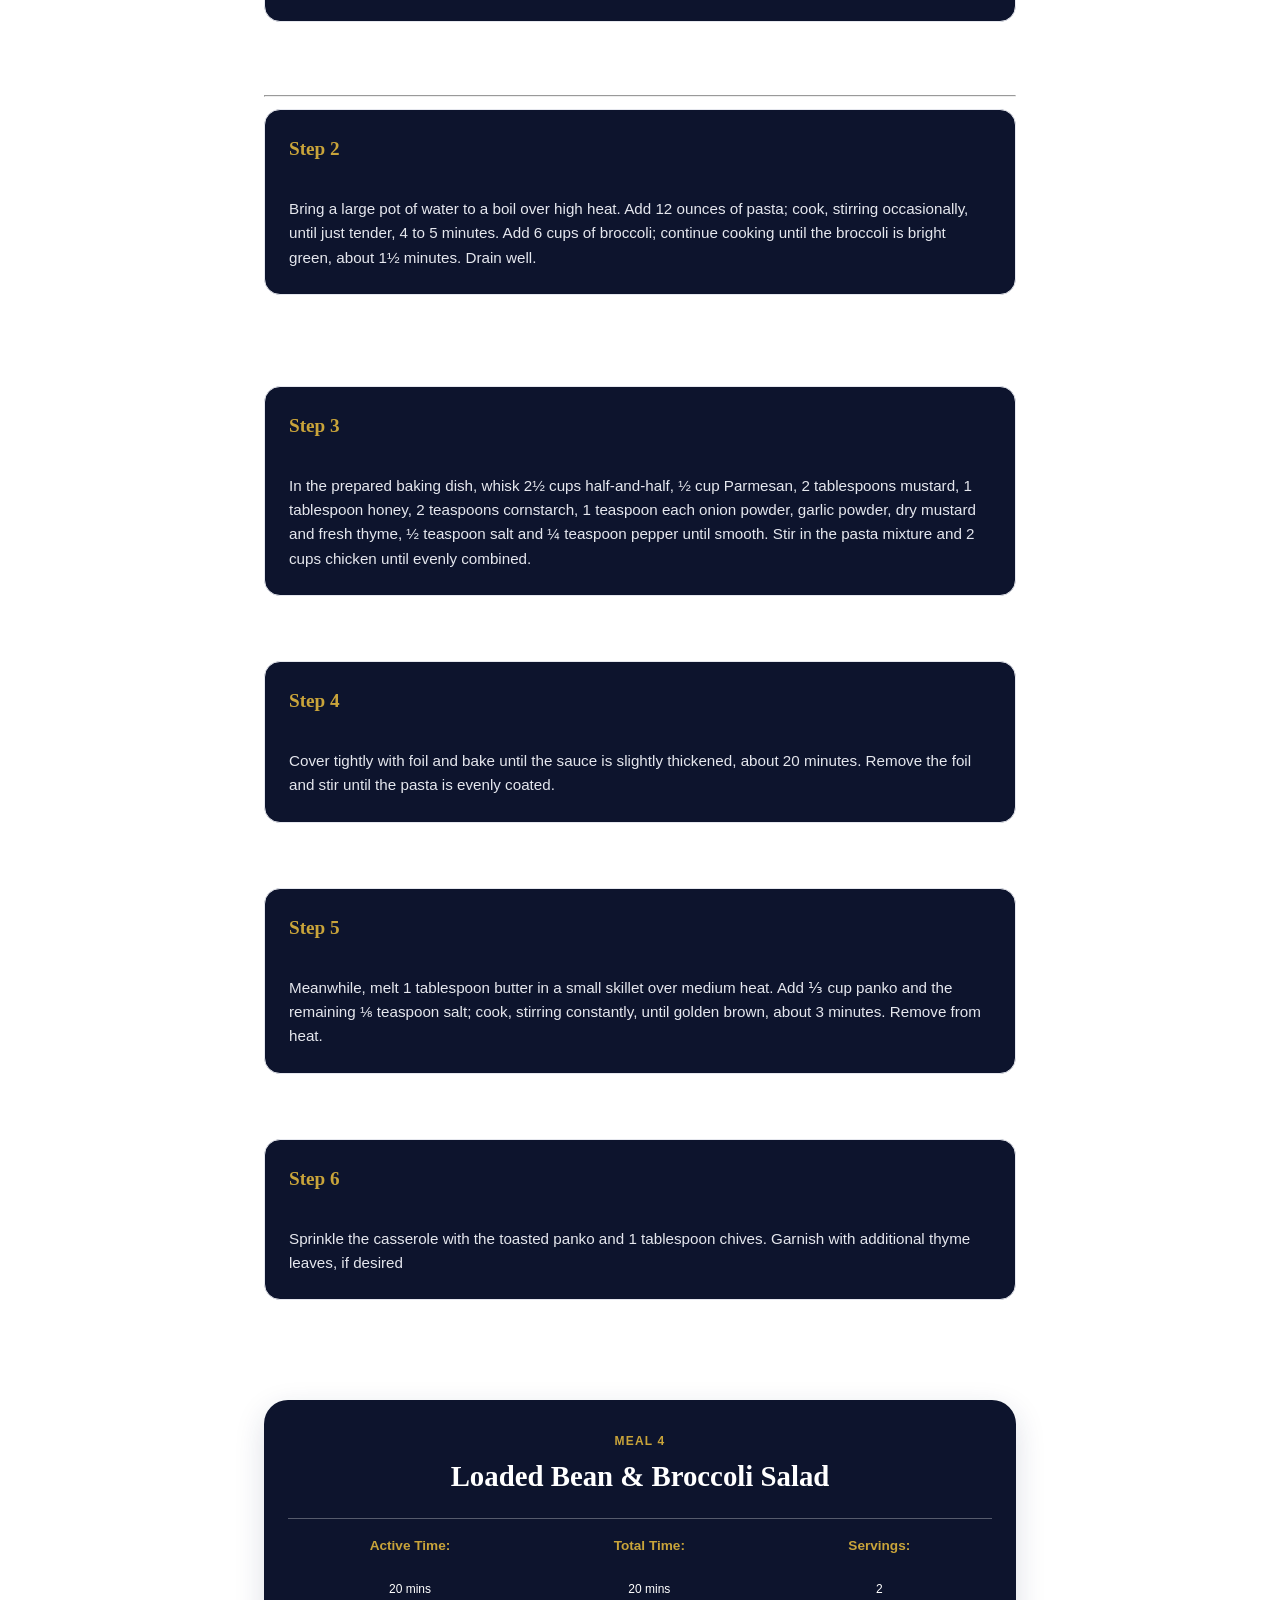
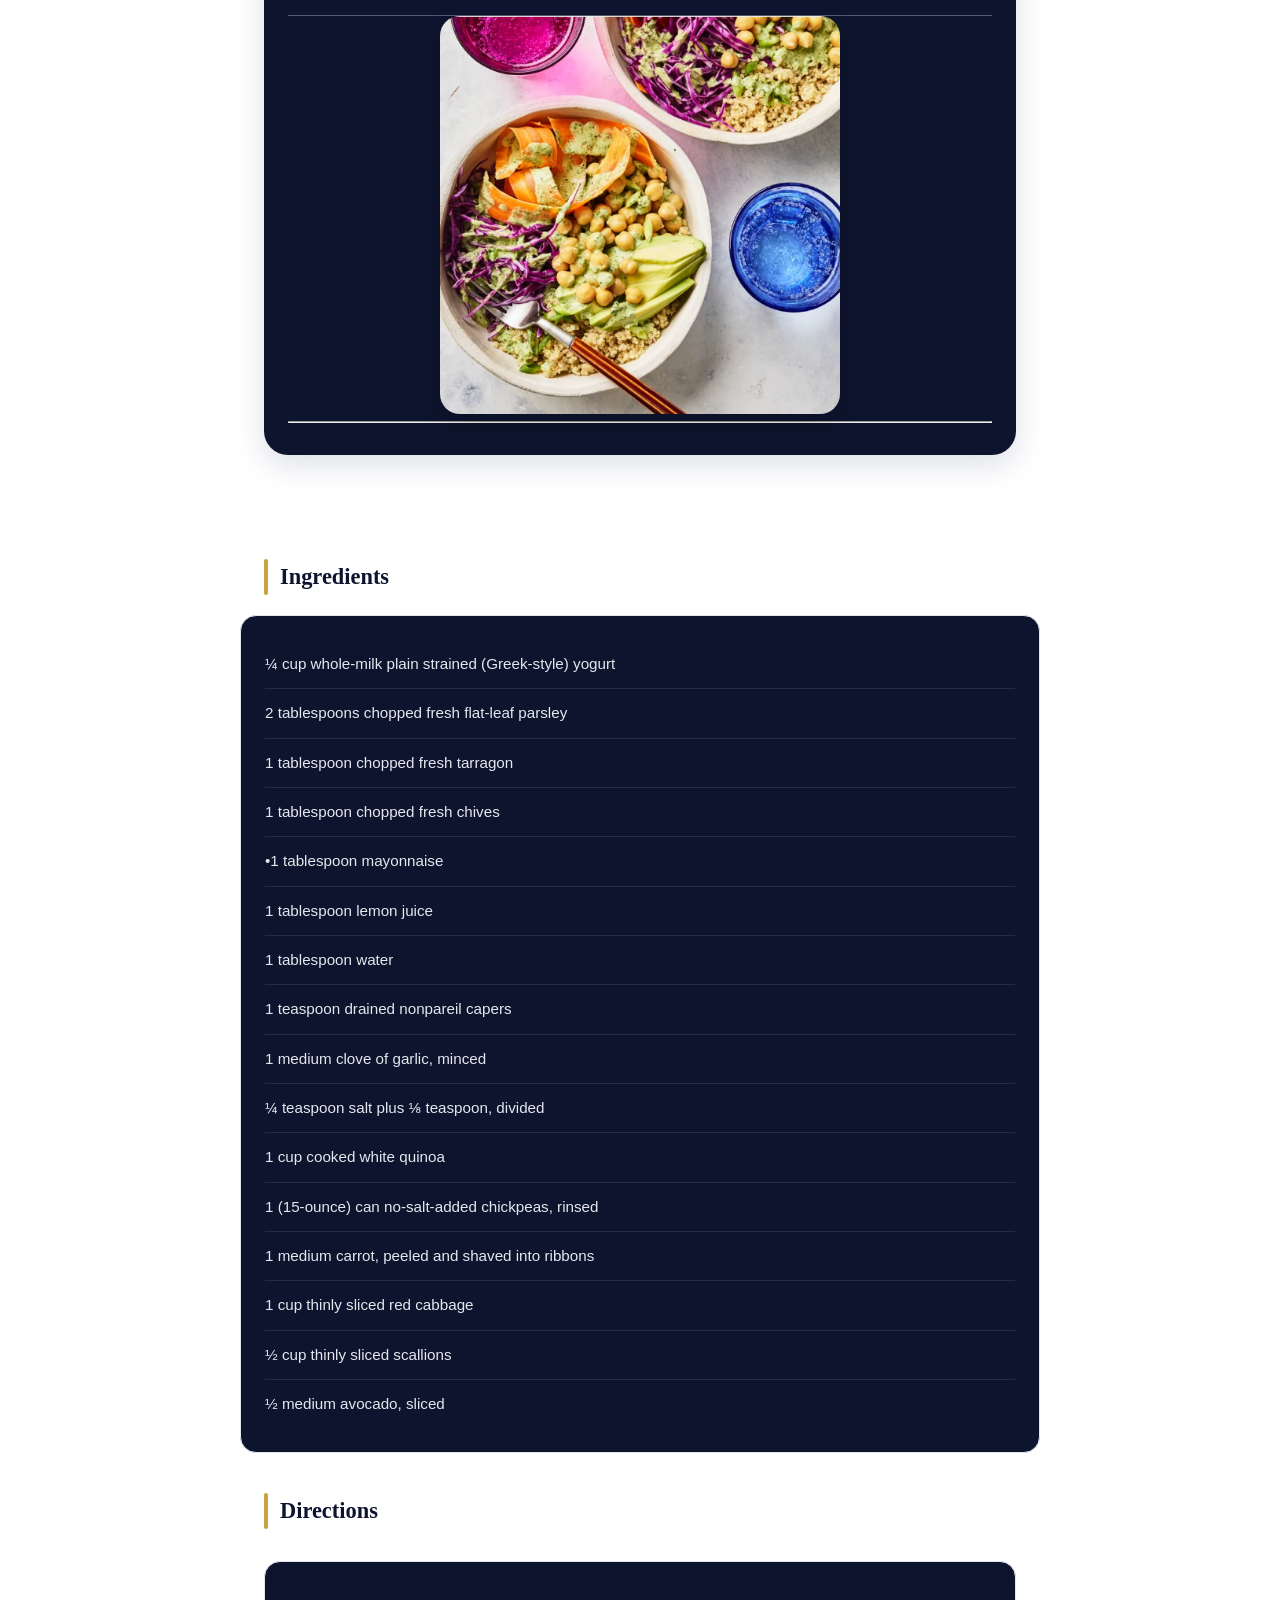
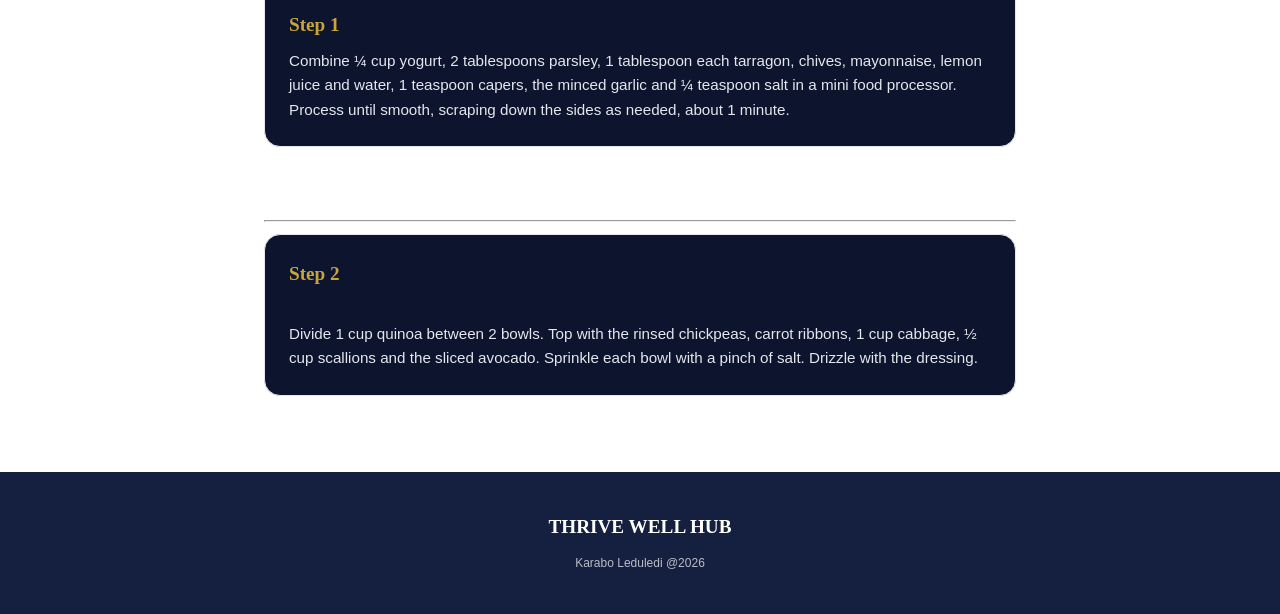
<file: nutrition.html>
<!DOCTYPE html>
<html lang="en">
    <head>
        <meta charset="UTF-8">
        <meta name="viewport" content="width=device-width, initial-scale=1.0">
        <title>Nutrition</title>
        <link href="styles.css" rel="stylesheet">



    </head>
    <body>
        <header>
            <div class="container">
                <div class="logo"></div>
                <h1>THRIVE WELL HUB</h1>
                <nav>
                    <a href="index.html">Home</a>
                    <a href="fitness.html">Fitness</a>
                    <a href="nutrition.html">Nutrition</a>
                    <a href="mental.html">Mental Health</a>
                    <a href="about.html">About Us</a>
                    <a href="index.html#contact">Contact Us</a>
                </nav>
            </div>
        </header>
        <body>
            <section class="titile-bar">
                <h2>MEAL RECEPIES</h2>
            </section>
            <div class="recipe-container">
                <div class="recipe-cards">
                    <h3>MEAL 1</h3>
                    <h2>20-Minute Creamy Tomato Salmon Skillet</h2>
                    <div class="meal-info">
                        <p><strong>Active Time:</strong><br>20 mins</p>
                        <p><strong>Total Time:</strong><br>20 mins</p>
                        <p><strong>Servings:</strong><br>4</p>
                    </div>

                    <hr>
                    <img src="Creamy_tomato.png" alt="Creamy tomato image">
                </div>
            </div>

            <h4>Ingredients</h4>
            <ul>
                <li>0.6 kg salmon fillet, skinned and cut into 4 portions</li>
                <li>¼ teaspoon salt, divided</li>
                <li>¼ teaspoon ground pepper, divided</li>
                <li>2 tablespoons olive oil, divided</li>
                <li>1 medium zucchini, halved lengthwise and thinly sliced</li>
                <li>½ cup chopped onion</li>
                <li>⅓ cup dry white wine</li>
                <li>425 grams can no-salt-added diced tomatoes</li>
                <li>57 grams cream cheese, cut into cubes</li>
                <li>1 teaspoon Italian seasoning</li>
                <li>½ teaspoon garlic powder</li>
                <li>¼ cup chopped fresh basil</li>
            </ul>
            <h4>Directions</h4>
            <ol>
                <li class="step">
                    <div class="step-text">
                        <br>
                        <strong>Step 1</strong>
                        Pat salmon dry and sprinkle with 1/8 teaspoon each salt and pepper. Heat 1 tablespoon of oil in a large skillet over medium-high heat. Add the salmon and cook until the underside is browned and releases easily from the pan, 3 to 4 minutes. Flip the salmon and continue to cook until opaque in the centre, another 2 to 3 minutes. Transfer to a plate.
                    </div>
                    <img>
                </li>
                <hr>

                <li class="step">
                    <div class="step-text">
                        <strong>Step 2</strong><br>
                        Meanwhile, add the remaining 1 tablespoon oil, zucchini and onion to the pan. Cook, stirring, until starting to soften, about 3 minutes. Increase the heat to medium-high and add wine. Cook, stirring, until the liquid has mostly evaporated, about 2 minutes. Add tomatoes, cream cheese, Italian seasoning, garlic powder and the remaining 1/8 teaspoon each salt and pepper. Bring to a simmer and cook, stirring, until the cream cheese is melted, 4 to 5 minutes. Return the salmon to the pan and turn to coat with the sauce. Serve topped with basil.
                    </div>
                </li>
            </ol>

            </div>
            <div class="recipe-container">
                <div class="recipe-cards">
                    <h3>MEAL 2</h3>
                    <h2>Loaded Bean & Broccoli Salad</h2>
                    <div class="meal-info">
                        <p><strong>Active Time:</strong><br>25 mins</p>
                        <p><strong>Total Time:</strong><br>25 mins</p>
                        <p><strong>Servings:</strong><br>4</p>
                    </div>

                    <hr>
                    <img src="Screenshot 2026-04-24 174056.png" alt="Image of bean salad">
                </div>
            </div>

            <h4>Ingredients</h4>
            <ul>
                <li>5 slices bacon, chopped</li>
                <li>⅓ cup whole-milk plain strained yoghurt, such as Greek-style</li>
                <li>⅓ cup mayonnaise</li>
                <li>2½ tablespoons cider vinegar</li>
                <li>2 tablespoons chopped fresh dill</li>
                <li>¾ teaspoon garlic powder</li>
                <li>¾ teaspoon onion powder</li>
                <li>¼ teaspoon ground pepper, plus more for garnish</li>
                <li>4 cups broccoli florets (½-inch)</li>
                <li>1 (15-ounce) can no-salt-added cannellini beans, rinsed</li>
                <li>¾ cup shredded sharp Cheddar cheese</li>
                <li>5 medium scallions, thinly sliced</li>
            </ul>
            <h4>Directions</h4>
            <ol>
                <li class="step">
                    <div class="step-text">
                        <br>
                        <strong>Step 1</strong>
                        Cook chopped bacon in a large skillet over medium-high heat, stirring occasionally, until crisp, about 6 minutes. Transfer to a paper towel–lined plate. Measure 1 tablespoon of the drippings into a large bowl; discard the remaining drippings or reserve for another use.
                    </div>
                    <img>
                </li>
                <hr>

                <li class="step">
                    <div class="step-text">
                        <strong>Step 2</strong><br>
                        Add ⅓ cup yogurt, ⅓ cup mayonnaise, 2½ tablespoons vinegar, 2 tablespoons dill, ¾ teaspoon garlic powder, ¾ teaspoon onion powder and ¼ teaspoon pepper to the bowl with the drippings; whisk until combined. Add 4 cups broccoli, the rinsed cannellini beans, ¾ cup Cheddar and the cooked bacon and all but 2 tablespoons of the sliced scallions; toss until evenly coated. Top with the remaining 2 tablespoons scallions. Garnish with additional pepper, if desired.
                    </div>
                </li>
            </ol>

            </div>
            <div class="recipe-container">
                <div class="recipe-cards">
                    <h3>MEAL 3</h3>
                    <h2>Honey-Mustard Chicken & Broccoli Casserole Is the Perfect High-Protein Dinner</h2>
                    <div class="meal-info">
                        <p><strong>Active Time:</strong><br>25 mins</p>
                        <p><strong>Total Time:</strong><br>40 mins</p>
                        <p><strong>Servings:</strong><br>6</p>
                    </div>

                    <hr>
                    <img src="Pasta.png" alt="Image of pasta">
                </div>
            </div>

            <h4>Ingredients</h4>
            <ul>
                <li>12 ounces whole-wheat pasta shells </li>
                <li>6 cups bite-size broccoli florets</li>
                <li>2½ cups half-and-half</li>
                <li>½ cup grated Parmesan cheese</li>
                <li>2 tablespoons Dijon mustard</li>
                <li>1 tablespoon honey</li>
                <li>2 teaspoons cornstarch</li>
                <li>1 teaspoon onion powder</li>
                <li>1 teaspoon garlic powder</li>
                <li>1 teaspoon dry mustard</li>
                <li>1 teaspoon chopped fresh thyme, plus more leaves for garnish</li>
                <li>½ teaspoon salt plus ⅛ teaspoon, divided</li>
                <li>¼ teaspoon ground pepper</li>
                <li>2 cups shredded cooked chicken breast</li>
                <li>1 tablespoon unsalted butter</li>
                <li>⅓ cup panko breadcrumbs, preferably whole-wheat</li>
            </ul>
            <h4>Directions</h4>
            <ol>
                <li class="step">
                    <div class="step-text">
                        <br>
                        <strong>Step 1</strong>
                        Preheat oven to 375°F. Lightly coat a 9-by-13-inch baking dish with cooking spray.
                    </div>
                    <img>
                </li>
                <hr>

                <li class="step">
                    <div class="step-text">
                        <strong>Step 2</strong><br>
                        Bring a large pot of water to a boil over high heat. Add 12 ounces of pasta; cook, stirring occasionally, until just tender, 4 to 5 minutes. Add 6 cups of broccoli; continue cooking until the broccoli is bright green, about 1½ minutes. Drain well.
                    </div>
                </li>
                <img>
                <li class="step">
                    <div class="step-text">
                        <strong>Step 3</strong><br>
                        In the prepared baking dish, whisk 2½ cups half-and-half, ½ cup Parmesan, 2 tablespoons mustard, 1 tablespoon honey, 2 teaspoons cornstarch, 1 teaspoon each onion powder, garlic powder, dry mustard and fresh thyme, ½ teaspoon salt and ¼ teaspoon pepper until smooth. Stir in the pasta mixture and 2 cups chicken until evenly combined.
                    </div>
                </li>
                <li class="step">
                    <div class="step-text">
                        <strong>Step 4</strong><br>
                        Cover tightly with foil and bake until the sauce is slightly thickened, about 20 minutes. Remove the foil and stir until the pasta is evenly coated.
                    </div>
                </li>
                <li class="step">
                    <div class="step-text">
                        <strong>Step 5</strong><br>
                        Meanwhile, melt 1 tablespoon butter in a small skillet over medium heat. Add ⅓ cup panko and the remaining ⅛ teaspoon salt; cook, stirring constantly, until golden brown, about 3 minutes. Remove from heat.
                    </div>
                </li>
                <li class="step">
                    <div class="step-text">
                        <strong>Step 6</strong><br>
                        Sprinkle the casserole with the toasted panko and 1 tablespoon chives. Garnish with additional thyme leaves, if desired
                    </div>
                </li>
            </ol>
            <div class="recipe-container">
                <div class="recipe-cards">
                    <h3>MEAL 4</h3>
                    <h2>Loaded Bean & Broccoli Salad</h2>
                    <div class="meal-info">
                        <p><strong>Active Time:</strong><br>20 mins</p>
                        <p><strong>Total Time:</strong><br>20 mins</p>
                        <p><strong>Servings:</strong><br>2</p>
                    </div>
                    <img src="Image_greenchickpeaa.png" alt="Image of chickpeas">

                    <hr>
                </div>
            </div>

            <h4>Ingredients</h4>
            <ul>
                <li>¼ cup whole-milk plain strained (Greek-style) yogurt</li>
                <li>2 tablespoons chopped fresh flat-leaf parsley</li>
                <li>1 tablespoon chopped fresh tarragon</li>
                <li>1 tablespoon chopped fresh chives</li>
                <li>•1 tablespoon mayonnaise</li>
                <li>1 tablespoon lemon juice</li>
                <li>1 tablespoon water</li>
                <li>1 teaspoon drained nonpareil capers</li>
                <li>1 medium clove of garlic, minced</li>
                <li>¼ teaspoon salt plus ⅛ teaspoon, divided</li>
                <li>1 cup cooked white quinoa</li>
                <li>1 (15-ounce) can no-salt-added chickpeas, rinsed</li>
                <li>1 medium carrot, peeled and shaved into ribbons</li>
                <li>1 cup thinly sliced red cabbage</li>
                <li>½ cup thinly sliced scallions</li>
                <li>½ medium avocado, sliced</li>
            </ul>
            <h4>Directions</h4>
            <ol>
                <li class="step">
                    <div class="step-text">
                        <br>
                        <strong>Step 1</strong>
                        Combine ¼ cup yogurt, 2 tablespoons parsley, 1 tablespoon each tarragon, chives, mayonnaise, lemon juice and water, 1 teaspoon capers, the minced garlic and ¼ teaspoon salt in a mini food processor. Process until smooth, scraping down the sides as needed, about 1 minute.
                    </div>
                    <img>
                </li>
                <hr>

                <li class="step">
                    <div class="step-text">
                        <strong>Step 2</strong><br>
                        Divide 1 cup quinoa between 2 bowls. Top with the rinsed chickpeas, carrot ribbons, 1 cup cabbage, ½ cup scallions and the sliced avocado. Sprinkle each bowl with a pinch of salt. Drizzle with the dressing.
                    </div>
                </li>
            </ol>


            </div>


        </body>

        <footer>
            <div>
                <div>
                    <h1>THRIVE WELL HUB</h1>
                </div>
                <div>
                    <p>Karabo Leduledi @2026</p>
                </div>
            </div>
        </footer>
        <script src="script.js"></script>
    </body>
</file>
<file: style.css>
html {
  scroll-behavior: smooth;
  font-size: 16px;
}

body {
  font-family:'DM Sans', sans-serif;
  background-color:#f4f5f7;
  color: #1a1a2e;
  line-height: 1.6;
}

img {
  max-width: 100%;
  height: auto;
  display: block;
}

a {
  text-decoration: none;
  color: inherit;
}

.container {
  max-width:1100px;
  margin: 0 auto;
  padding: 0 24px;
}
header {
  background-color: #0d1b4b;
  padding: 15px 0;
}

header .container {
  display: flex;
  align-items: center;
  justify-content: space-between;
  max-width: 1200px;
  margin: 0 auto;
  padding: 0 30px;
}

.logo h1 {
  color: #ffffff;
  font-size: 1.2rem;
  font-weight: 900;
  line-height: 1.2;
  letter-spacing: 2px;
  text-transform: uppercase;
}

/* ===== NAV ===== */
.pages nav {
  display: flex;
  gap: 30px;
  align-items: center;
}

.pages nav a {
  color: #ffffff;
  text-decoration: none;
  font-weight: 600;
  font-size: 0.95rem;
  letter-spacing: 1px;
  text-transform: capitalize;
  transition: color 0.3s ease;
}

.pages nav a:hover {
  color: #c9a84c;
}

.pages nav a.active {
  color: #c9a84c;
}
.logo-block {
  background-color: var(--navy-dark);
  color: var(--white);
  padding: 15px 25px;
  border-radius: 0 0 20px 20px;
  margin-top: -20px; 
  display: flex;
  flex-direction: column;
  justify-content: center;
  height: 120%; 
}
.logo-block h1 {
  font-family: 'Noto Serif', serif;
  font-size: 1.1rem;
  font-weight: 700;
  line-height: 1.2;
  letter-spacing: 0.1em;
  text-transform: uppercase;
  margin: 0;
}

header {
  background-color: #0d1b4b;
  padding: 15px 0;
}

header .container {
  display: flex;
  align-items: center;
  justify-content: space-between;
  max-width: 1200px;
  margin: 0 auto;
  padding: 0 30px;
}

.logo h1 {
  color: #ffffff;
  font-size: 1.2rem;
  font-weight: 900;
  line-height: 1.2;
  letter-spacing: 2px;
  text-transform: uppercase;
}

.pages nav {
  display: flex;
  gap: 30px;
  align-items: center;
}

.pages nav a {
  color: #ffffff;
  text-decoration: none;
  font-weight: 600;
  font-size: 0.95rem;
  letter-spacing: 1px;
  text-transform: capitalize;
  transition: color 0.3s ease;
}

.pages nav a:hover {
  color: #c9a84c;
}

.pages nav a.active {
  color: #c9a84c;
}
.hero {
  background-color:#ffffff;
  padding: 80px 0;
  overflow: hidden;
}

.hero .container {
  display: grid;
  grid-template-columns: 1fr 1fr;
  gap: 40px;
  align-items: center;
}

.tagline {
  display: inline-block;
  background-color: #1a2757;
  color: #ffffff;
  font-size: 0.7rem;
  font-weight: 600;
  letter-spacing: 0.1em;
  text-transform: uppercase;
  padding: 8px 16px;
  border-radius: 30px;
  margin-bottom: 24px;
}

.hero h1 {
  font-family:'Playfair Display', serif;
  font-size: 3rem;
  line-height: 1.15;
  color:#1a1a2e;
  margin-bottom: 20px;
}

.hero .description {
  font-size: 1rem;
  color:#555770;
  max-width: 450px;
}

.hero-image img {
  border-radius: 18px;
}

.wellness-sections {
  padding:60px 0;
  background-color:#f4f5f7;
}

.wellness-header {
  text-align: center;
  margin-bottom: 40px;
}

.wellness-btn {
  background-color:#1a2757;
  color: #ffffff;
  font-weight: 600;
  text-transform: uppercase;
  letter-spacing: 0.05em;
  padding: 14px 28px;
  border-radius: 30px;
  border: none;
  cursor: pointer;
  transition: 0.3s ease;
}

.wellness-cards {
  display: grid;
  grid-template-columns: repeat(auto-fit, minmax(300px, 1fr));
  gap: 30px;
}

.card {
  background-color:#1a2757;
  border-radius: 12px;
  padding: 40px 30px;
  color:#ffffff;
  display: flex;
  flex-direction: column;
  gap: 15px;
  transition: transform 0.3s ease;
}

.card:hover {
  transform: translateY(-8px);
}

.card-icon {
  width: 32px;
  height: 44px;
  background-color:#c9a43a;
  margin-bottom: 10px;
}

.card h3 {
  font-family: 'Playfair Display', serif;
  font-size: 1.5rem;
}

.card p {
  font-size: 0.9rem;
  flex-grow: 1;
}

.learn-btn {
  display: inline-block;
  padding: 10px 20px;
  border-radius: 8px;
  font-size: 0.85rem;
  font-weight: 600;
}

.workout-card, .recipe-card {
  background-color:#152040;
  border-radius:18px;
  padding: 30px;
  color:#ffffff;
  margin-bottom: 30px;
}

.workout-card h2, .recipe-card h2 {
  font-family:'Playfair Display', serif;
  font-size: 2rem;
  text-align: center;
  margin-bottom: 30px;
}

.excrise, .meal-info {
  display: flex;
  align-items: center;
  justify-content: space-between;
  padding: 15px 0;
}

.excrise img {
  width: 80px;
  border-radius: 8px;
}

.contact-section {
  padding:60px 0;
  background-color:#ffffff;
}

.contact-section .container {
  display: grid;
  grid-template-columns: 1fr 1.2fr;
  gap: 60px;
}

.contact-text h2 {
  font-family:'Playfair Display',serif;
  font-size: 2.5rem;
  margin-bottom: 20px;
}

.contact-form {
  display: flex;
  flex-direction: column;
  gap: 15px;
}

.form-row {
  display: grid;
  grid-template-columns: 1fr 1fr;
  gap: 15px;
}

input, textarea {
  width: 100%;
  padding: 16px;
  border-radius: 8px;
  border: 1px solid #e1e4e8;
  background:#f4f5f7;
  font-family: inherit;
}

.send-btn {
  background-color: #1a2757;
  color:#ffffff;
  padding: 16px;
  border-radius: 8px;
  border: none;
  font-weight: 600;
  cursor: pointer;
}

footer {
  background-color:#152040;
  color:#ffffff;
  padding: 40px 0;
  text-align: center;
}

footer h1 {
  font-family:'Playfair Display';
  font-size: 1.2rem;
  margin-bottom: 10px;
}

footer p {
  font-size: 0.85rem;
  opacity: 0.7;
}
.dark-toggle {
  background: transparent;
  border: 2px solid #ffffff;
  color: #ffffff;
  padding: 6px 14px;
  border-radius: 20px;
  cursor: pointer;
  font-size: 0.85rem;
  font-weight: 600;
  transition: all 0.3s ease;
}

.dark-toggle:hover {
  background-color: #c9a84c;
  border-color: #c9a84c;
  color: #000;
}

body.dark-mode {
  background-color: #121212;
  color: #e0e0e0;
}

body.dark-mode header {
  background-color: #1a1a2e;
}

body.dark-mode .logo h1 {
  color: #c9a84c;
}

body.dark-mode nav a {
  color: #e0e0e0;
}

body.dark-mode nav a:hover {
  color: #c9a84c;
}

body.dark-mode .our-values {
  background-color: #121212;
}

body.dark-mode .section-title {
  color: #c9a84c;
}
body.dark-mode .section-subtitle {
  color: #aaa;
}
body.dark-mode .mission-banner {
  background-color: #1a1a2e;
  border: 1px solid #c9a84c;
}
body.dark-mode .about-card {
  background-color: #1e1e1e;
  border-color: #444;
  color: #e0e0e0;
}
body.dark-mode .about-card:hover {
  border-color: #c9a84c;
}
body.dark-mode .about-card h3 {
  color: #c9a84c;
}
body.dark-mode .about-card p {
  color: #ccc;
}
body.dark-mode .closing-message {
  color: #e0e0e0;
}
body.dark-mode footer {
  background-color: #0a0a0a;
}
body.dark-mode,
body.dark-mode html,
section.dark-mode,
.our-values.dark-mode {
    background-color: #121212 !important;
    color: #ffffff !important;
}

body.dark-mode p,
body.dark-mode li,
body.dark-mode span,
body.dark-mode a,
body.dark-mode strong,
body.dark-mode .article p,
body.dark-mode .article h2,
body.dark-mode .article h4,
body.dark-mode .section-subtitle {
    color: #ffffff !important;
}
body.dark-mode .about-content,
body.dark-mode .about-card,
body.dark-mode .topic-section,
body.dark-mode .topic-text,
body.dark-mode .article,
body.dark-mode .workout-card,
body.dark-mode .excrise,
body.dark-mode .recipe-container,
body.dark-mode .step-text {
    background-color: #1e1e1e !important;
    color: #ffffff !important;
    border-color: #444444 !important;
}

body.dark-mode .mission-banner {
    background-color: #080f2b !important;
    border: 1px solid #333333 !important;
}

body.dark-mode input,
body.dark-mode textarea {
    background-color: #2a2a2a !important;
    color: #ffffff !important;
    border: 1px solid #555555 !important;
}

@media screen and (max-width: 992px) {
    .topic-content {
        flex-direction: column !important; 
        gap: 30px !important;
        text-align: center !important;
    }

    .topic-image img {
        margin: 0 auto !important;
    }
}

@media screen and (max-width: 768px) {
    header .container {
        flex-direction: column !important;
        gap: 15px !important;
        padding: 15px !important;
        text-align: center !important;
    }

    header .container nav {
        flex-direction: row !important;
        flex-wrap: wrap !important; 
        justify-content: center !important;
        gap: 15px !important;
    }

    #dark-toggle {
        margin-right: 0 !important;
        width: 100% !important; 
        margin-bottom: 5px !important;
    }

    .workout.grid,
    .about-content {
        grid-template-columns: 1fr !important; 
        padding: 10px !important;
    }

    .mission-banner {
        padding: 25px 20px !important;
        margin: 20px 15px !important;
    }

    h1, .article h2 {
        font-size: 1.6rem !important;
    }

    h2, .section-title {
        font-size: 1.4rem !important;
    }

    .recipe-container, 
    .recipe-cards {
        padding: 16px 12px !important;
    }

    img {
        width: 100% !important;
        max-width: 100% !important;
    }
    
    .contact-form .form-row {
        display: flex !important;
        flex-direction: column !important; 
        gap: 10px !important;
    }
}
</file>
<file: styles.css>
*, *::before, *::after {
    margin: 0;
    padding: 0;
    box-sizing: border-box;
}

body {
    font-family: 'Inter', sans-serif;
    background-color: #ffffff;
    line-height: 1.6;
}

header {
    background-color: #0d1b4b;
}

    header .container {
        display: flex;
        align-items: center;
        justify-content: space-between;
        max-width: 1200px;
        margin: 0 auto;
        padding: 15px 30px;
    }

        header .container h1 {
            color: #ffffff;
            font-family: 'Noto Serif', serif;
            font-size: 1.2rem;
            font-weight: 900;
            line-height: 1.2;
            letter-spacing: 2px;
            text-transform: uppercase;
        }

        header .container nav {
            display: flex;
            gap: 30px;
            align-items: center;
        }

            header .container nav a {
                color: #ffffff;
                text-decoration: none;
                font-weight: 600;
                font-size: 0.95rem;
                letter-spacing: 1px;
                text-transform: capitalize;
                transition: color 0.3s ease;
            }

                header .container nav a:hover {
                    color: #c9a84c;
                }

                header .container nav a.active {
                    color: #c9a84c;
                }

title-bar {
    background-color: #0d1b4b;
    margin: 30px auto;
    max-width: 1100px;
    padding: 16px;
    border-radius: 40px;
    text-align: center;
}

.title-bar h2 {
    color: #ffffff;
    font-family: 'Noto Serif', serif;
    font-size: 1.2rem;
    letter-spacing: 2px;
}
.topic-title {
    background-color: #0d1b4b;
    margin: 30px auto 20px;
    max-width: 1100px;
    padding: 14px;
    border-radius: 40px;
    text-align: center;
}

    .topic-title h3 {
        color: #ffffff;
        font-family: 'Noto Serif', serif;
        font-size: 1.1rem;
    }
.recipe-container {
    padding: 24px;
    max-width: 800px;
    margin: 0 auto;
}

.recipe-cards {
    background: #0d142d;
    border-radius: 24px;
    padding: 32px 24px;
    color: #ffffff;
    text-align: center;
    box-shadow: 0 10px 30px rgba(26, 39, 87, 0.15);
    margin-bottom: 40px;
}

    .recipe-cards h3 {
        color: #c9a43a;
        font-size: 0.75rem;
        font-weight: 700;
        letter-spacing: 0.1em;
        text-transform: uppercase;
        margin-bottom: 8px;
    }

    .recipe-cards h2 {
        font-family: 'Noto Serif', serif;
        font-size: 1.8rem;
        line-height: 1.2;
        margin-bottom: 24px;
    }

.meal-info {
    display: flex;
    justify-content: space-around;
    padding: 16px 0;
    border-top: 1px solid rgba(255,255,255,0.3);
    border-bottom: 1px solid rgba(255,255,255,0.3);
}

    .meal-info p {
        font-size: 0.75rem;
        color: #ffffff;
    }

    .meal-info strong {
        color: #c9a43a;
        display: block;
        font-size: 0.85rem;
        margin-bottom: 4px;
    }

h4 {
    font-family: 'Noto Serif', serif;
    font-size: 1.4rem;
    margin: 40px auto 20px;
    max-width: 800px;
    padding: 0 24px 0 40px;
    position: relative;
    color:#0d142d;
}

    h4::before {
        content: '';
        position: absolute;
        left: 24px;
        top: 0;
        bottom: 0;
        width: 4px;
        background-color: #c9a43a;
        border-radius: 2px;
    }

ul, ol {
    max-width: 800px;
    margin: 0 auto;
    padding: 0 24px 24px;
}

ul {
    list-style: none;
    background: #0d142d;
    border-radius: 16px;
    padding: 24px;
    border: 1px solid #e5e7ee;
}

li {
    font-size: 0.95rem;
    padding: 12px 0;
    border-bottom: 1px solid rgba(255,255,255,0.1);
    color: #e5e7ee;
}

    li:last-child {
        border-bottom: none;
    }

.step {
    margin-bottom: 40px;
    display: flex;
    flex-direction: column;
    gap: 20px;
}

.step-text {
    background: #0d142d;
    padding: 24px;
    border-radius: 16px;
    border: 1px solid #e5e7ee;
    color: #e5e7ee;
}

    .step-text strong {
        display: block;
        color: #c9a43a;
        font-family: 'Noto Serif', serif;
        font-size: 1.2rem;
        margin-bottom: 8px;
    }

footer {
    background-color: #152040;
    color: #ffffff;
    padding: 40px 24px;
    text-align: center;
}

    footer h1 {
        font-family: 'Noto Serif', serif;
        font-size: 1.2rem;
        margin-bottom: 12px;
    }

    footer p {
        font-size: 0.75rem;
        opacity: 0.7;
    }
.topic-content {
    max-width: 1100px;
    margin: 0 auto 40px;
    display: flex;
    align-items: center;
    gap: 60px;
}
.topic-image img {
    width: 260px;
    height: auto;
}
.topic-text {
    flex: 1;
}
.article h2 {
    font-size: 2rem;
    margin-bottom: 16px;
    color: #0d142d;
}

.article h3 {
    margin-top: 30px;
    color: #c9a43a;
    font-size: 1.4rem;
}

.article h4 {
    margin-top: 20px;
    font-size: 1.1rem;
    color: #0d142d;
}

.article p {
    margin-bottom: 14px;
    line-height: 1.6;
    color: #333;
}

.article ul {
    margin: 10px 0 20px;
    padding-left: 20px;
}

.article li {
    margin-bottom: 8px;
    color: #ffffff;
}

.mental-img {
    width: 200px;          
    height: auto;
}
img {
    width: 70%;
    max-width: 400px;
    border-radius: 20px;
    box-shadow: 0 10px 25px rgba(0,0,0,0.15); 
}
.our-values {
  padding: 70px 20px;
  background-color: #f9f9f9;
}

.section-title {
  font-size: 2rem;
  color: #0d1b4b;
  text-transform: uppercase;
  letter-spacing: 2px;
  text-align: center;
  margin-bottom: 10px;
}

.section-subtitle {
  color: #666;
  text-align: center;
  margin-bottom: 40px;
  font-size: 1rem;
}

/* MISSION BANNER */
.mission-banner {
  background-color: #0d1b4b;
  color: #ffffff;
  border-radius: 12px;
  padding: 40px 50px;
  text-align: center;
  margin-bottom: 40px;
  max-width: 900px;
  margin-left: auto;
  margin-right: auto;
}

.mission-banner h3 {
  font-size: 1.6rem;
  color: #c9a84c;
  margin-bottom: 15px;
  letter-spacing: 1px;
}

.mission-banner p {
  font-size: 1rem;
  line-height: 1.8;
  color: #ddd;
}

/* ABOUT CARDS */
.about-content {
  display: grid;
  grid-template-columns: repeat(auto-fit, minmax(300px, 1fr));
  gap: 25px;
  max-width: 900px;
  margin: 0 auto 40px;
}

.about-card {
  background-color: #ffffff;
  border: 2px solid #0d1b4b;
  border-radius: 12px;
  padding: 30px 25px;
  line-height: 1.8;
  transition: border-color 0.3s ease, transform 0.3s ease;
}

.about-card:hover {
  border-color: #c9a84c;
  transform: translateY(-5px);
}

.about-card h3 {
  color: #0d1b4b;
  font-size: 1.1rem;
  text-transform: uppercase;
  letter-spacing: 1px;
  margin-bottom: 12px;
}

.about-card p {
  color: #555;
  font-size: 0.95rem;
  margin-bottom: 10px;
}

/* CLOSING */
.closing-message {
  text-align: center;
  font-style: italic;
  color: #0d1b4b;
  font-size: 1rem;
  line-height: 1.8;
}

.closing-message strong {
  color: #c9a84c;
  font-style: normal;
}
body.dark-mode,
body.dark-mode html,
section.dark-mode,
.our-values.dark-mode {
    background-color: #121212 !important;
    color: #ffffff !important;
}

body.dark-mode p,
body.dark-mode li,
body.dark-mode span,
body.dark-mode a,
body.dark-mode strong,
body.dark-mode .article p,
body.dark-mode .article h2,
body.dark-mode .article h4,
body.dark-mode .section-subtitle {
    color: #ffffff !important;
}
body.dark-mode .about-content,
body.dark-mode .about-card,
body.dark-mode .topic-section,
body.dark-mode .topic-text,
body.dark-mode .article,
body.dark-mode .workout-card,
body.dark-mode .excrise,
body.dark-mode .recipe-container,
body.dark-mode .step-text {
    background-color: #1e1e1e !important;
    color: #ffffff !important;
    border-color: #444444 !important;
}

body.dark-mode .mission-banner {
    background-color: #080f2b !important;
    border: 1px solid #333333 !important;
}

body.dark-mode input,
body.dark-mode textarea {
    background-color: #2a2a2a !important;
    color: #ffffff !important;
    border: 1px solid #555555 !important;

@media screen and (max-width: 992px) {
    .topic-content {
        flex-direction: column !important; 
        gap: 30px !important;
        text-align: center !important;
    }

    .topic-image img {
        margin: 0 auto !important;
    }
}

@media screen and (max-width: 768px) {
    header .container {
        flex-direction: column !important;
        gap: 15px !important;
        padding: 15px !important;
        text-align: center !important;
    }

    header .container nav {
        flex-direction: row !important;
        flex-wrap: wrap !important;
        justify-content: center !important;
        gap: 15px !important;
    }
}
    #dark-toggle {
        margin-right: 0 !important;
        width: 100% !important; 
        margin-bottom: 5px !important;
    }

    .workout.grid,
    .about-content {
        grid-template-columns: 1fr !important; 
        padding: 10px !important;
    }

    .mission-banner {
        padding: 25px 20px !important; 
        margin: 20px 15px !important;
    }

    h1, .article h2 {
        font-size: 1.6rem !important;
    }

    h2, .section-title {
        font-size: 1.4rem !important;
    }

    .recipe-container, 
    .recipe-cards {
        padding: 16px 12px !important;
    }

    img {
        width: 100% !important;
        max-width: 100% !important;
    }
    
    .contact-form .form-row {
        display: flex !important;
        flex-direction: column !important;
        gap: 10px !important;
    }
}
</file>
